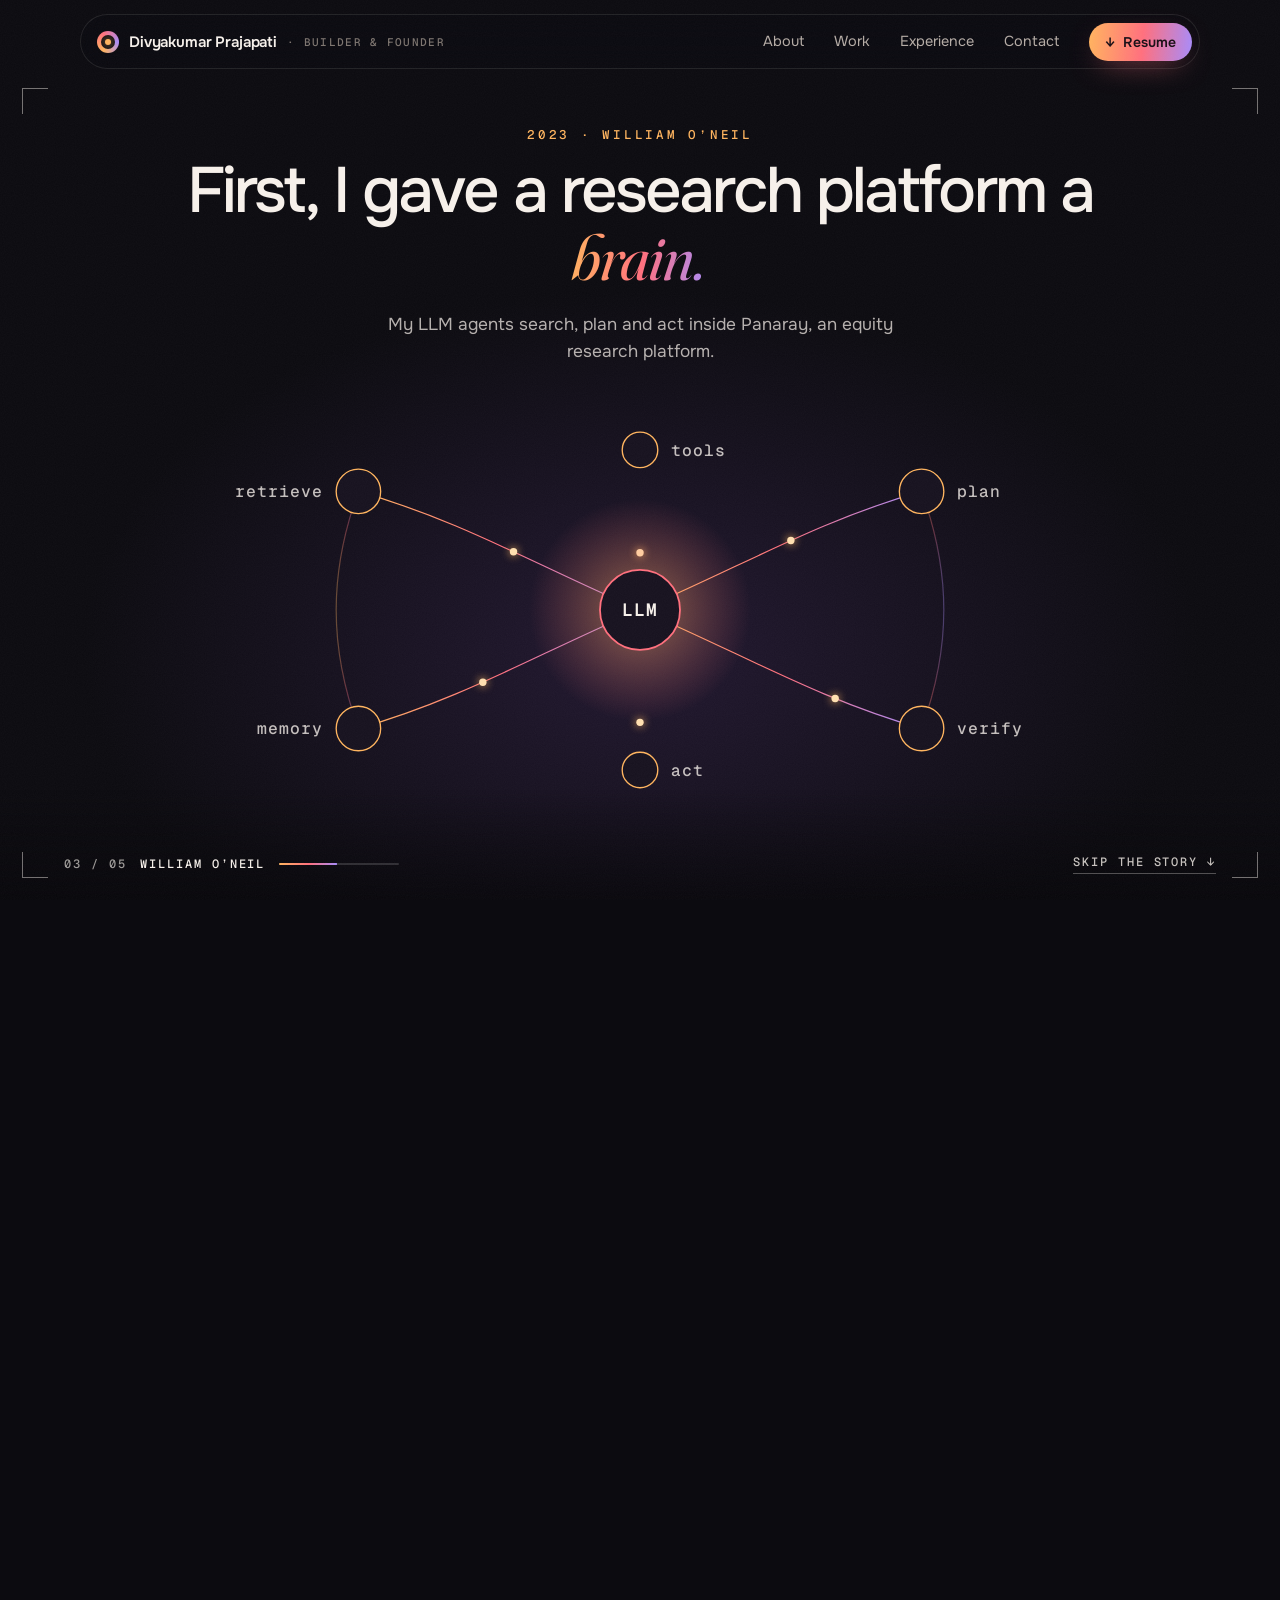
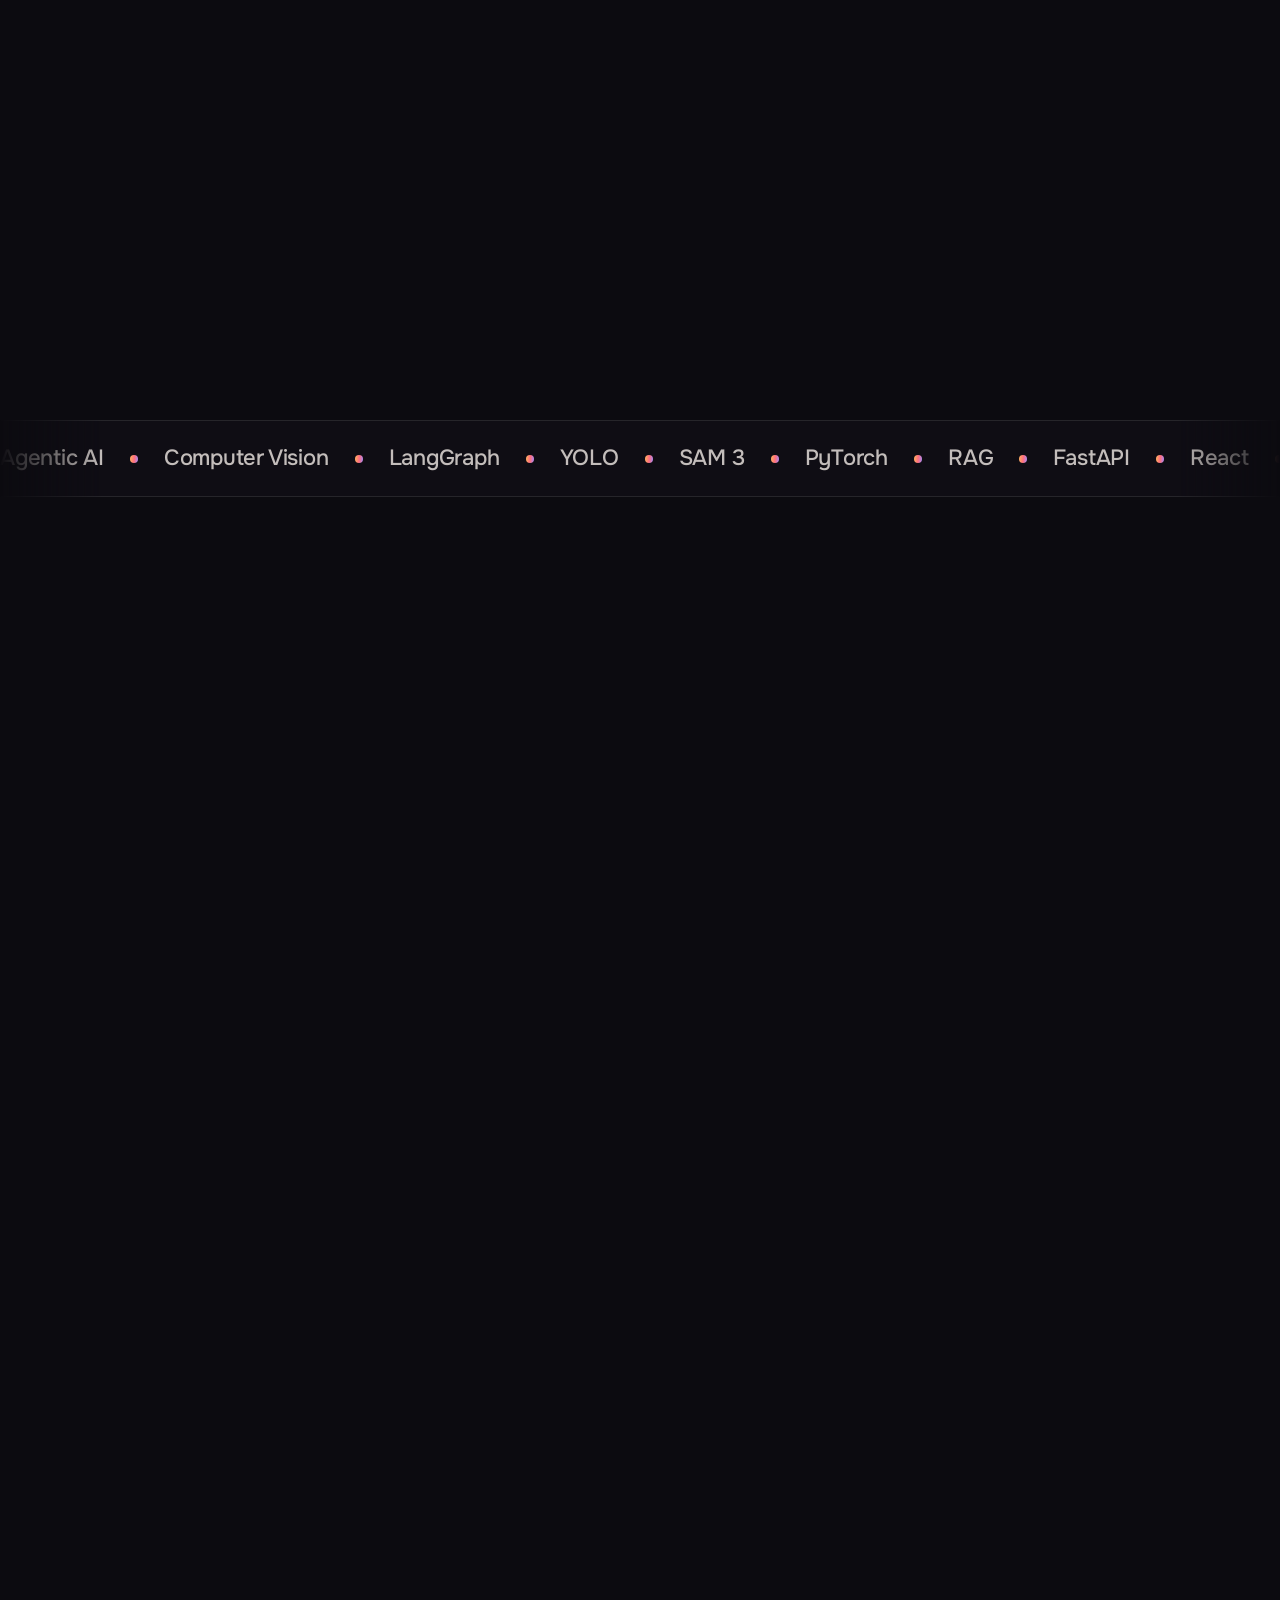
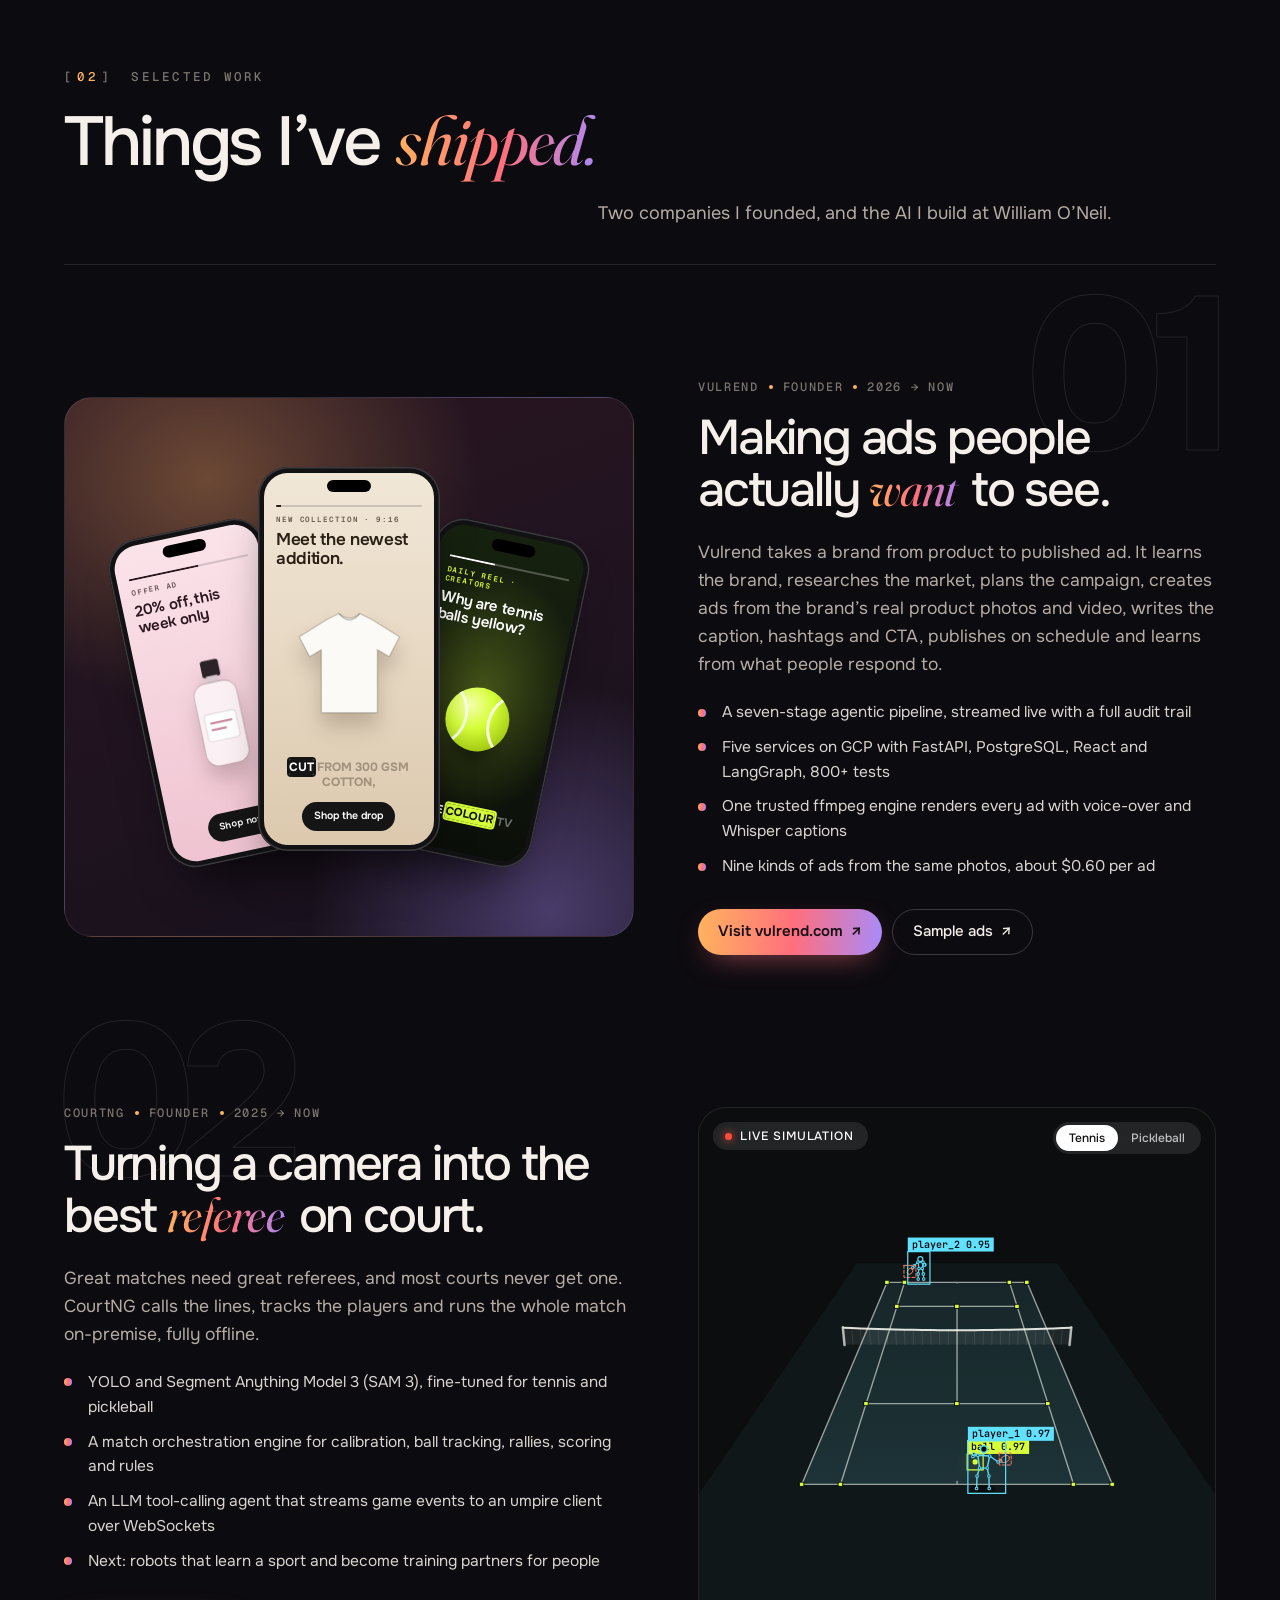
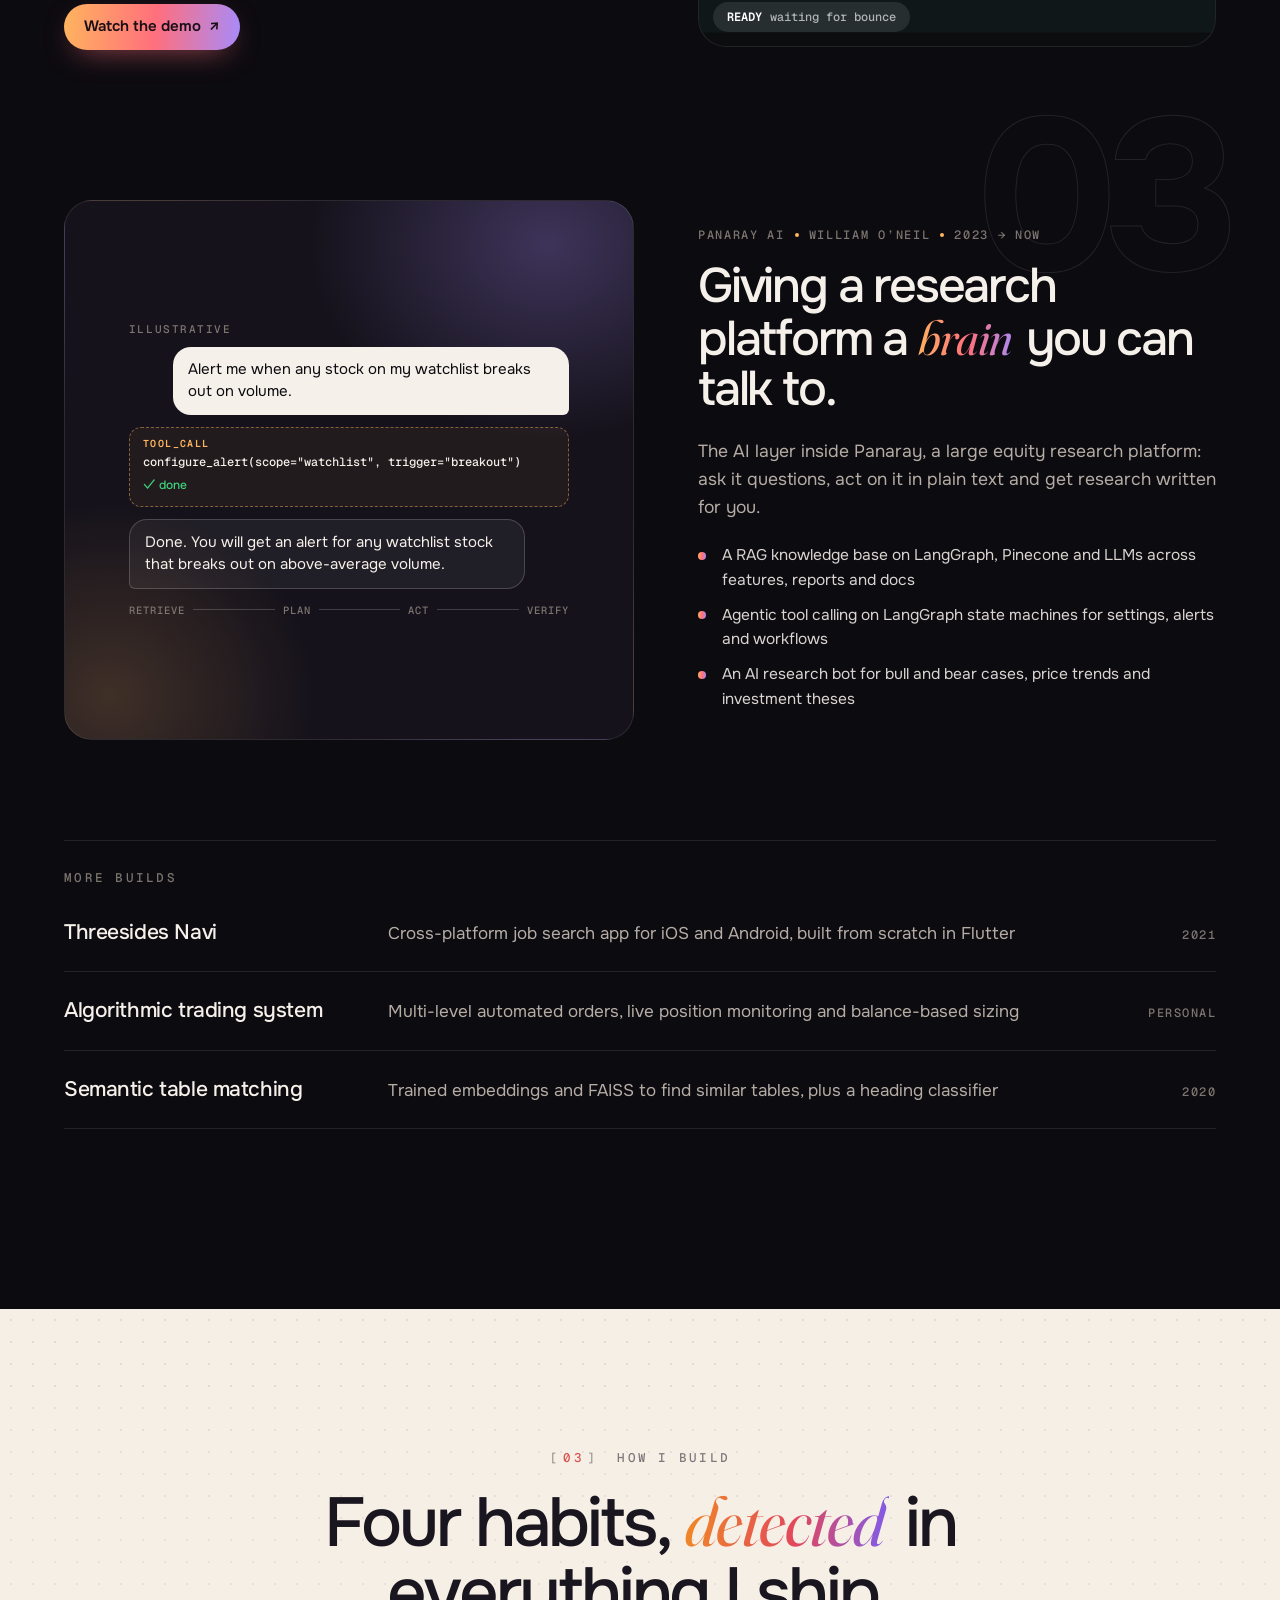
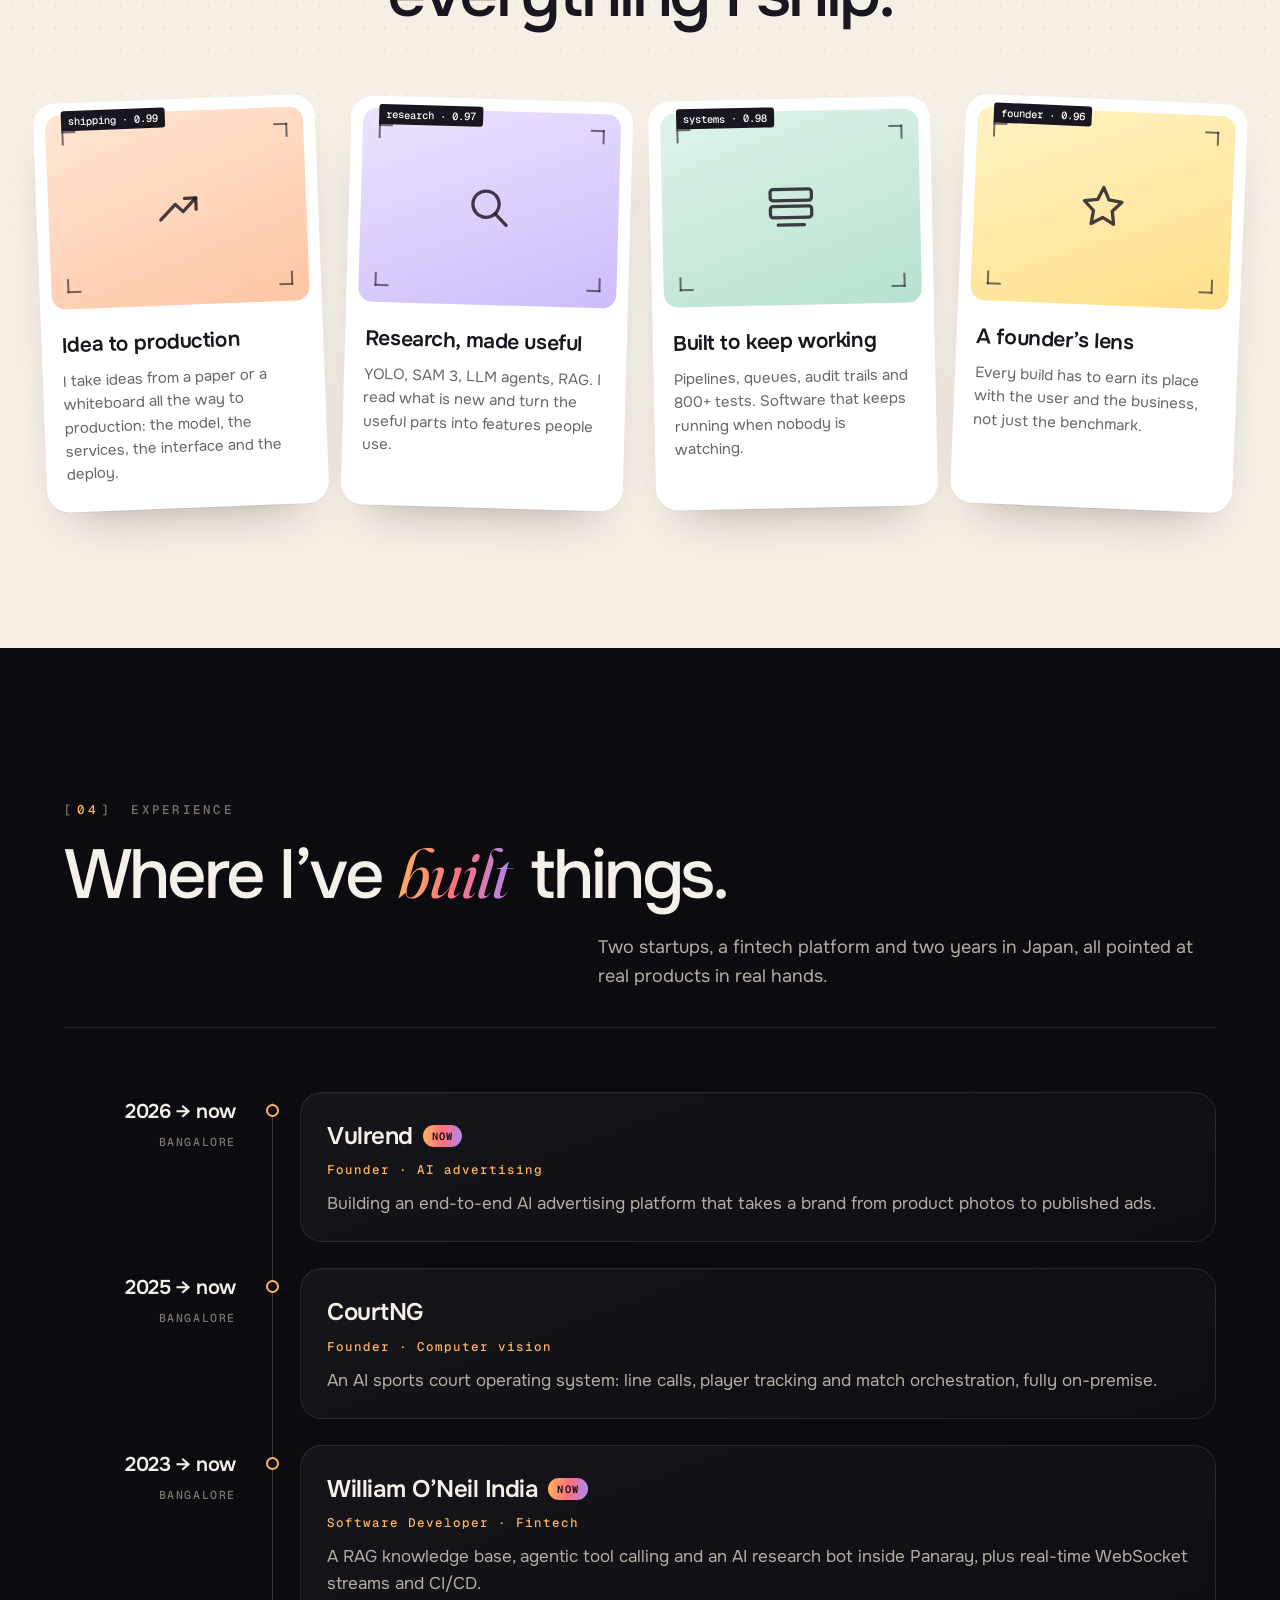
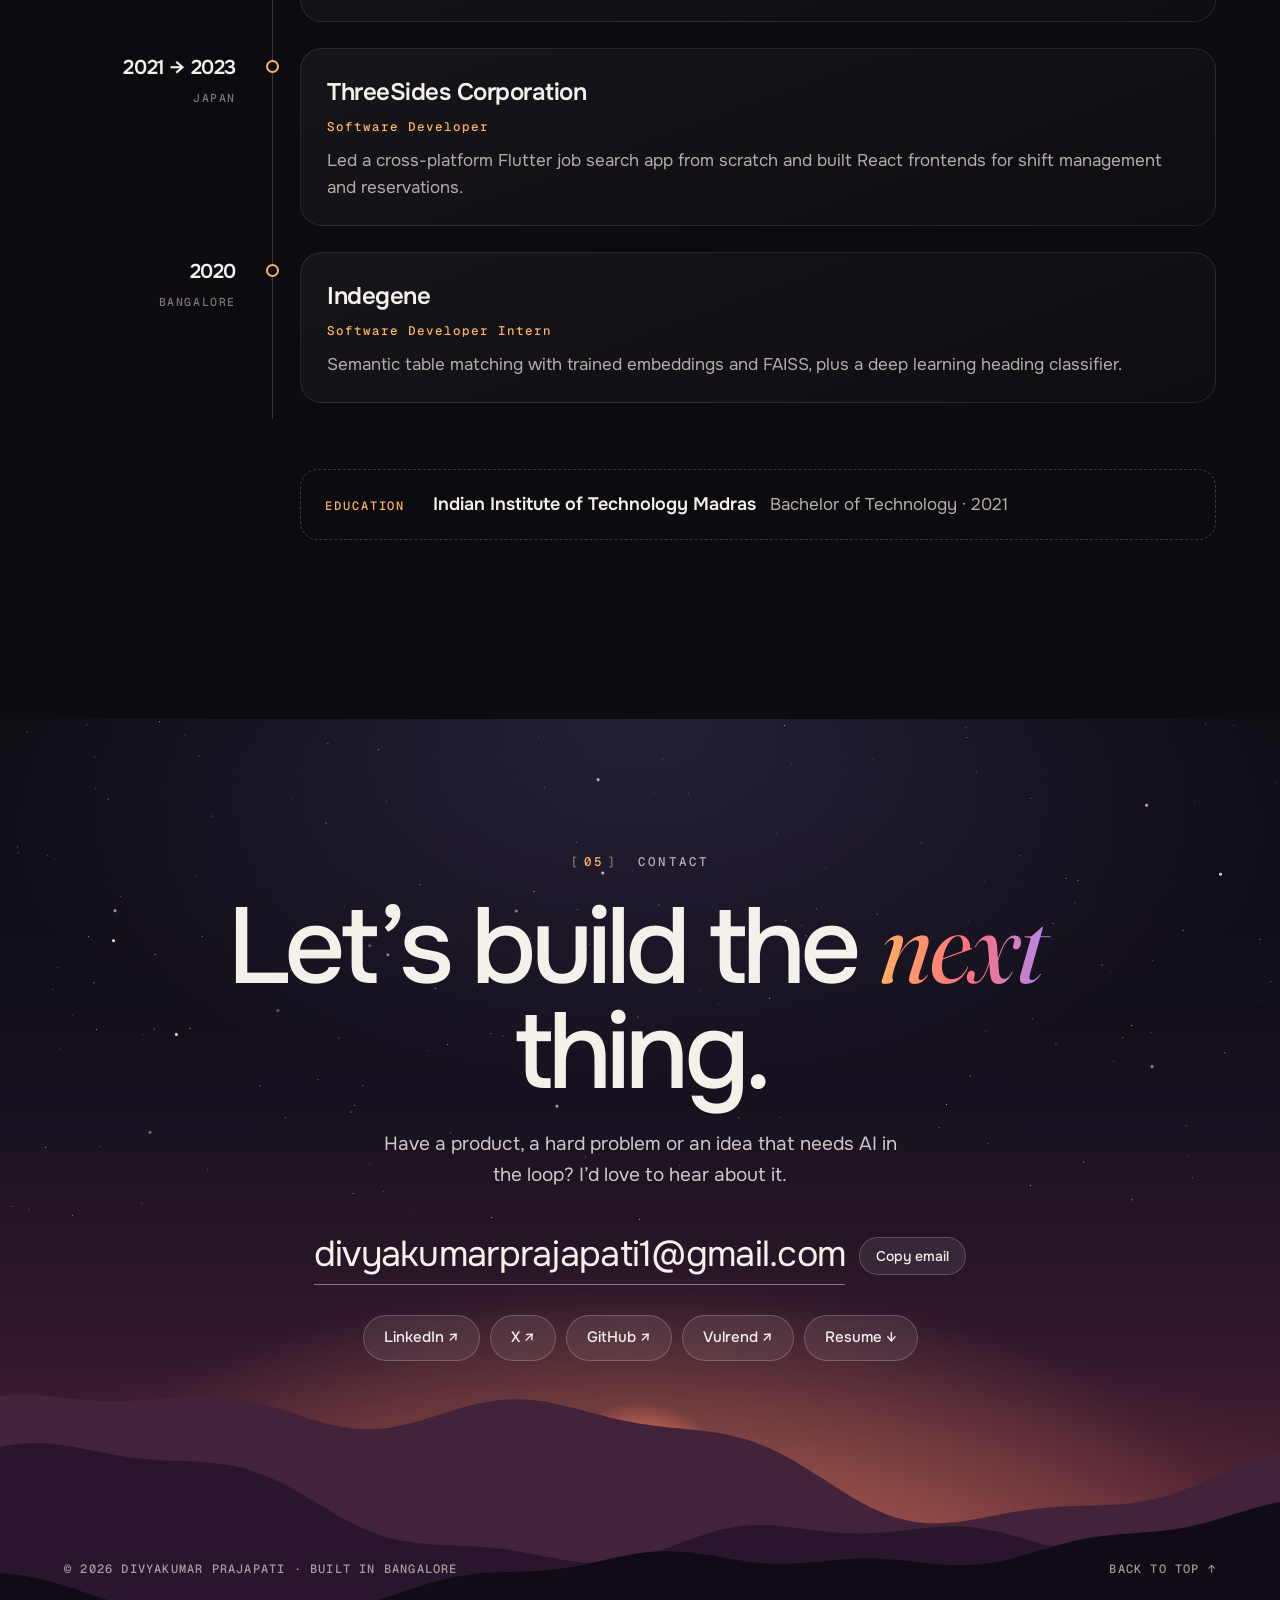
<file: index.html>
<!DOCTYPE html>
<html lang="en">
<head>
  <meta charset="utf-8">
  <meta name="viewport" content="width=device-width, initial-scale=1">
  <title>Divyakumar Prajapati · Builder &amp; Founder</title>
  <meta name="description" content="Divyakumar Prajapati, builder and founder from IIT Madras. Founder of Vulrend, an AI advertising platform, and CourtNG, an AI sports court operating system. Turning AI research into real products.">
  <meta name="theme-color" content="#0c0b10">
  <meta property="og:type" content="website">
  <meta property="og:title" content="Divyakumar Prajapati · Builder &amp; Founder">
  <meta property="og:description" content="I turn research into products people actually use. Founder of Vulrend and CourtNG, IIT Madras alum.">
  <meta property="og:url" content="https://divyakumarprajapati.github.io/">
  <meta property="og:image" content="https://divyakumarprajapati.github.io/assets/og.png">
  <meta property="og:image:width" content="1200">
  <meta property="og:image:height" content="630">
  <link rel="canonical" href="https://divyakumarprajapati.github.io/">
  <meta name="twitter:card" content="summary_large_image">
  <meta name="twitter:creator" content="@divyakumar_p">
  <link rel="icon" href="favicon.ico" sizes="48x48">
  <link rel="icon" href="assets/favicon-32.png" type="image/png" sizes="32x32">
  <link rel="icon" href="assets/favicon-192.png" type="image/png" sizes="192x192">
  <link rel="apple-touch-icon" href="assets/apple-touch-icon.png">
  <link rel="preconnect" href="https://fonts.googleapis.com">
  <link rel="preconnect" href="https://fonts.gstatic.com" crossorigin>
  <link href="https://fonts.googleapis.com/css2?family=Fraunces:ital,opsz,wght@1,9..144,300..500&family=Geist+Mono:wght@400;500&family=JetBrains+Mono:wght@500;600;700&family=Onest:wght@300..700&display=swap" rel="stylesheet">
  <link rel="stylesheet" href="styles.css?v=2026-09-25.2">
  <script>
    document.documentElement.classList.add("js");
    if (matchMedia("(prefers-reduced-motion: reduce)").matches) document.documentElement.classList.add("reduce");
  </script>
  <script type="application/ld+json">
  {
    "@context": "https://schema.org",
    "@type": "Person",
    "name": "Divyakumar Prajapati",
    "jobTitle": "Builder and Founder",
    "worksFor": { "@type": "Organization", "name": "Vulrend", "url": "https://vulrend.com" },
    "alumniOf": "Indian Institute of Technology Madras",
    "url": "https://divyakumarprajapati.github.io/",
    "image": "https://divyakumarprajapati.github.io/assets/portrait.webp",
    "email": "mailto:divyakumarprajapati1@gmail.com",
    "sameAs": [
      "https://www.linkedin.com/in/divyakumar-prajapati-1740511a2/",
      "https://x.com/divyakumar_p",
      "https://github.com/divyakumarprajapati"
    ]
  }
  </script>
</head>
<body>
  <a class="skip" href="#about">Skip to content</a>

  <!-- ═════════ Navigation ═════════ -->
  <header class="nav" data-nav>
    <a class="nav__brand" href="#top" aria-label="Divyakumar Prajapati, back to top">
      <span class="lens" aria-hidden="true"></span>
      <span class="nav__name">Divyakumar Prajapati</span>
      <span class="nav__role">· Builder &amp; founder</span>
    </a>
    <nav class="nav__links" aria-label="Sections">
      <a href="#about">About</a>
      <a href="#work">Work</a>
      <a href="#experience">Experience</a>
      <a href="#contact">Contact</a>
    </nav>
    <a class="pill pill--accent pill--sm" href="assets/Divyakumar_Prajapati_Resume.pdf" download><span aria-hidden="true">↓</span> Resume</a>
  </header>

  <main>
    <!-- ═════════ Intro: a short story, told by zooming through a lens ═════════ -->
    <section class="intro" id="top" data-intro aria-label="Introduction">
      <div class="intro__stage">

        <div class="scene scene--dusk" data-scene="Hello">
          <div class="scene__bg" data-scene-bg>
            <div class="sky" aria-hidden="true">
              <i class="stars" data-stars></i>
              <i class="sun"></i>
              <svg class="hills" viewBox="0 0 1600 420" preserveAspectRatio="none">
                <path class="hills__far" d="M0 420 L0 171.9 Q0 171.9 8 171.3 Q16 170.7 24 170.6 Q32 170.6 40 170.9 Q48 171.3 56 172.0 Q64 172.6 72 173.4 Q80 174.2 88 175.0 Q96 175.8 104 176.4 Q112 177.0 120 177.4 Q128 177.9 136 178.0 Q144 178.2 152 178.0 Q160 177.9 168 177.5 Q176 177.1 184 176.5 Q192 176.0 200 175.3 Q208 174.7 216 174.1 Q224 173.5 232 173.0 Q240 172.6 248 172.4 Q256 172.3 264 172.5 Q272 172.7 280 173.3 Q288 174.0 296 175.1 Q304 176.2 312 177.7 Q320 179.2 328 181.1 Q336 183.0 344 185.2 Q352 187.4 360 189.7 Q368 192.0 376 194.3 Q384 196.6 392 198.8 Q400 200.9 408 202.7 Q416 204.5 424 205.9 Q432 207.2 440 208.0 Q448 208.8 456 209.0 Q464 209.1 472 208.7 Q480 208.2 488 207.1 Q496 206.1 504 204.5 Q512 202.9 520 200.9 Q528 199.0 536 196.8 Q544 194.5 552 192.3 Q560 190.0 568 187.8 Q576 185.6 584 183.7 Q592 181.7 600 180.2 Q608 178.7 616 177.7 Q624 176.6 632 176.2 Q640 175.7 648 175.8 Q656 176.0 664 176.6 Q672 177.3 680 178.4 Q688 179.6 696 181.1 Q704 182.6 712 184.4 Q720 186.2 728 188.0 Q736 189.9 744 191.8 Q752 193.7 760 195.5 Q768 197.2 776 198.8 Q784 200.3 792 201.6 Q800 203.0 808 204.0 Q816 205.1 824 205.9 Q832 206.8 840 207.5 Q848 208.2 856 208.8 Q864 209.5 872 210.3 Q880 211.0 888 212.0 Q896 213.0 904 214.3 Q912 215.6 920 217.4 Q928 219.2 936 221.4 Q944 223.7 952 226.6 Q960 229.4 968 232.8 Q976 236.2 984 240.1 Q992 244.0 1000 248.3 Q1008 252.6 1016 257.1 Q1024 261.6 1032 266.2 Q1040 270.8 1048 275.3 Q1056 279.9 1064 284.1 Q1072 288.3 1080 292.1 Q1088 295.9 1096 299.2 Q1104 302.4 1112 304.9 Q1120 307.5 1128 309.3 Q1136 311.1 1144 312.1 Q1152 313.2 1160 313.5 Q1168 313.9 1176 313.6 Q1184 313.4 1192 312.6 Q1200 311.9 1208 310.7 Q1216 309.6 1224 308.3 Q1232 306.9 1240 305.5 Q1248 304.1 1256 302.8 Q1264 301.4 1272 300.3 Q1280 299.1 1288 298.2 Q1296 297.2 1304 296.6 Q1312 295.9 1320 295.4 Q1328 295.0 1336 294.7 Q1344 294.5 1352 294.3 Q1360 294.1 1368 293.9 Q1376 293.8 1384 293.4 Q1392 293.1 1400 292.5 Q1408 291.9 1416 291.0 Q1424 290.0 1432 288.7 Q1440 287.3 1448 285.5 Q1456 283.6 1464 281.4 Q1472 279.1 1480 276.4 Q1488 273.7 1496 270.7 Q1504 267.7 1512 264.5 Q1520 261.3 1528 258.1 Q1536 254.9 1544 251.8 Q1552 248.7 1560 245.9 Q1568 243.1 1576 240.7 Q1584 238.3 1592 236.5 L1600 234.7 L1600 420 Z"/>
                <path class="hills__mid" d="M0 420 L0 229.2 Q0 229.2 8 227.8 Q16 226.4 24 225.6 Q32 224.8 40 224.6 Q48 224.5 56 224.8 Q64 225.2 72 226.0 Q80 226.9 88 228.1 Q96 229.3 104 230.7 Q112 232.1 120 233.5 Q128 235.0 136 236.3 Q144 237.7 152 238.8 Q160 240.0 168 240.9 Q176 241.8 184 242.5 Q192 243.1 200 243.5 Q208 243.9 216 244.2 Q224 244.4 232 244.7 Q240 244.9 248 245.3 Q256 245.6 264 246.3 Q272 246.9 280 248.0 Q288 249.0 296 250.6 Q304 252.2 312 254.4 Q320 256.6 328 259.4 Q336 262.1 344 265.5 Q352 268.8 360 272.6 Q368 276.5 376 280.6 Q384 284.7 392 289.0 Q400 293.3 408 297.5 Q416 301.8 424 305.8 Q432 309.8 440 313.4 Q448 317.0 456 320.1 Q464 323.2 472 325.7 Q480 328.3 488 330.2 Q496 332.1 504 333.4 Q512 334.8 520 335.6 Q528 336.5 536 337.0 Q544 337.5 552 337.8 Q560 338.0 568 338.3 Q576 338.5 584 338.8 Q592 339.1 600 339.6 Q608 340.1 616 340.8 Q624 341.6 632 342.6 Q640 343.6 648 344.8 Q656 346.1 664 347.5 Q672 348.8 680 350.3 Q688 351.7 696 353.0 Q704 354.3 712 355.3 Q720 356.3 728 356.9 Q736 357.5 744 357.6 Q752 357.7 760 357.2 Q768 356.7 776 355.6 Q784 354.5 792 352.8 Q800 351.1 808 348.9 Q816 346.8 824 344.3 Q832 341.7 840 339.1 Q848 336.4 856 333.7 Q864 331.1 872 328.6 Q880 326.2 888 324.1 Q896 322.0 904 320.3 Q912 318.7 920 317.7 Q928 316.6 936 316.1 Q944 315.6 952 315.6 Q960 315.7 968 316.1 Q976 316.6 984 317.4 Q992 318.2 1000 319.1 Q1008 320.1 1016 321.1 Q1024 322.0 1032 322.8 Q1040 323.6 1048 324.2 Q1056 324.7 1064 325.0 Q1072 325.2 1080 325.0 Q1088 324.9 1096 324.4 Q1104 324.0 1112 323.3 Q1120 322.6 1128 321.7 Q1136 320.9 1144 320.0 Q1152 319.2 1160 318.5 Q1168 317.9 1176 317.5 Q1184 317.1 1192 317.1 Q1200 317.1 1208 317.6 Q1216 318.1 1224 319.1 Q1232 320.1 1240 321.6 Q1248 323.0 1256 324.8 Q1264 326.6 1272 328.7 Q1280 330.7 1288 332.8 Q1296 335.0 1304 336.9 Q1312 338.9 1320 340.6 Q1328 342.3 1336 343.5 Q1344 344.7 1352 345.4 Q1360 346.0 1368 346.0 Q1376 346.0 1384 345.3 Q1392 344.6 1400 343.3 Q1408 342.0 1416 340.2 Q1424 338.4 1432 336.1 Q1440 333.9 1448 331.4 Q1456 328.9 1464 326.4 Q1472 323.8 1480 321.3 Q1488 318.9 1496 316.6 Q1504 314.3 1512 312.3 Q1520 310.3 1528 308.6 Q1536 306.9 1544 305.5 Q1552 304.1 1560 303.0 Q1568 301.8 1576 300.7 Q1584 299.7 1592 298.6 L1600 297.6 L1600 420 Z"/>
                <path class="hills__near" d="M0 420 L0 369.0 Q0 369.0 8 369.7 Q16 370.3 24 371.3 Q32 372.2 40 373.6 Q48 375.0 56 376.7 Q64 378.5 72 380.6 Q80 382.7 88 385.1 Q96 387.4 104 389.9 Q112 392.3 120 394.6 Q128 397.0 136 399.1 Q144 401.2 152 403.0 Q160 404.7 168 406.0 Q176 407.2 184 408.0 Q192 408.7 200 409.0 Q208 409.2 216 409.1 Q224 408.9 232 408.5 Q240 408.0 248 407.4 Q256 406.8 264 406.3 Q272 405.7 280 405.2 Q288 404.8 296 404.6 Q304 404.3 312 404.4 Q320 404.4 328 404.7 Q336 405.0 344 405.5 Q352 405.9 360 406.4 Q368 406.9 376 407.4 Q384 407.8 392 408.0 Q400 408.1 408 407.9 Q416 407.8 424 407.1 Q432 406.5 440 405.3 Q448 404.2 456 402.5 Q464 400.9 472 398.9 Q480 396.8 488 394.5 Q496 392.2 504 389.8 Q512 387.4 520 385.1 Q528 382.7 536 380.6 Q544 378.4 552 376.6 Q560 374.8 568 373.4 Q576 371.9 584 371.0 Q592 370.0 600 369.3 Q608 368.7 616 368.4 Q624 368.0 632 367.8 Q640 367.6 648 367.5 Q656 367.3 664 366.9 Q672 366.6 680 366.0 Q688 365.5 696 364.6 Q704 363.7 712 362.5 Q720 361.3 728 359.9 Q736 358.4 744 356.8 Q752 355.2 760 353.6 Q768 352.0 776 350.5 Q784 349.0 792 347.8 Q800 346.6 808 345.8 Q816 345.0 824 344.7 Q832 344.4 840 344.6 Q848 344.8 856 345.4 Q864 346.1 872 347.1 Q880 348.1 888 349.3 Q896 350.5 904 351.8 Q912 353.1 920 354.3 Q928 355.5 936 356.4 Q944 357.3 952 357.9 Q960 358.5 968 358.7 Q976 358.9 984 358.7 Q992 358.6 1000 358.1 Q1008 357.6 1016 356.9 Q1024 356.3 1032 355.5 Q1040 354.8 1048 354.2 Q1056 353.6 1064 353.1 Q1072 352.7 1080 352.6 Q1088 352.5 1096 352.7 Q1104 352.9 1112 353.5 Q1120 354.0 1128 354.8 Q1136 355.5 1144 356.4 Q1152 357.3 1160 358.1 Q1168 358.9 1176 359.5 Q1184 360.1 1192 360.4 Q1200 360.6 1208 360.4 Q1216 360.2 1224 359.5 Q1232 358.8 1240 357.6 Q1248 356.4 1256 354.7 Q1264 353.1 1272 351.1 Q1280 349.1 1288 347.0 Q1296 344.8 1304 342.7 Q1312 340.5 1320 338.5 Q1328 336.4 1336 334.7 Q1344 332.9 1352 331.5 Q1360 330.0 1368 328.9 Q1376 327.9 1384 327.1 Q1392 326.3 1400 325.8 Q1408 325.2 1416 324.7 Q1424 324.3 1432 323.7 Q1440 323.2 1448 322.5 Q1456 321.8 1464 320.8 Q1472 319.8 1480 318.5 Q1488 317.1 1496 315.4 Q1504 313.7 1512 311.7 Q1520 309.7 1528 307.5 Q1536 305.3 1544 303.1 Q1552 300.8 1560 298.7 Q1568 296.6 1576 294.7 Q1584 292.9 1592 291.5 L1600 290.0 L1600 420 Z"/>
              </svg>
            </div>
          </div>
          <div class="scene__text scene__text--hello" data-scene-text>
            <div>
              <div class="hero__lens" data-hero-lens><img src="assets/portrait.webp" alt="Divyakumar Prajapati" width="640" height="640" fetchpriority="high"></div>
              <h1 class="hero">Hi, I’m <em>Divyakumar.</em></h1>
              <p class="hero__line">I turn research into products people actually use.</p>
              <p class="hero__meta">Builder &amp; founder <i></i> IIT Madras <i></i> Bangalore</p>
              <a class="cue" href="#about" data-scroll-cue>Scroll for my story <span class="cue__arrow" aria-hidden="true"></span></a>
            </div>
          </div>
        </div>

        <div class="scene scene--journey" data-scene="The story" aria-hidden="true">
          <div class="scene__bg" data-scene-bg>
            <i class="stars" data-stars></i>
            <i class="milkyway"></i>
            <div class="scene__stage">
              <div class="journey">
                <svg class="journey__lines" aria-hidden="true">
                  <path class="journey__track"/>
                  <path class="journey__path"/>
                </svg>
                <ol class="journey__stars">
                  <li class="jstar" style="--x:6; --y:64; --at:0"><i class="jstar__dot"></i><span class="jstar__label"><small>2020 · ML intern</small>Indegene</span></li>
                  <li class="jstar" style="--x:23; --y:55; --at:.2"><i class="jstar__dot"></i><span class="jstar__label"><small>2021 · B.Tech</small>IIT Madras</span></li>
                  <li class="jstar" style="--x:40; --y:46; --at:.4"><i class="jstar__dot"></i><span class="jstar__label"><small>2021 · Flutter apps</small>ThreeSides, Japan</span></li>
                  <li class="jstar" style="--x:57; --y:37; --at:.6"><i class="jstar__dot"></i><span class="jstar__label"><small>2023 · AI agents</small>William O’Neil</span></li>
                  <li class="jstar" style="--x:74; --y:28; --at:.8"><i class="jstar__dot"></i><span class="jstar__label"><small>2025 · Computer vision</small>CourtNG</span></li>
                  <li class="jstar jstar--now" style="--x:91; --y:19; --at:1"><i class="jstar__dot"></i><span class="jstar__label"><small>Now · Founder</small>Vulrend</span></li>
                </ol>
              </div>
            </div>
          </div>
          <div class="scene__text" data-scene-text>
            <div>
              <p class="scene__label">The story so far</p>
              <p class="scene__line">Five years of <em>building</em> things people use.</p>
              <p class="scene__sub">Apps for a team in Japan, AI agents for fintech, computer vision and two startups of my own. Here are the builds I’m proudest of.</p>
            </div>
          </div>
        </div>

        <div class="scene scene--agents" data-scene="William O’Neil" aria-hidden="true">
          <div class="scene__bg" data-scene-bg>
            <div class="scene__stage">
              <svg class="graph graph--wide" viewBox="0 0 1600 600" aria-hidden="true">
                <defs>
                  <radialGradient id="glowW"><stop offset="0" stop-color="#ffb45e" stop-opacity=".5"/><stop offset="1" stop-color="#ff6f7d" stop-opacity="0"/></radialGradient>
                  <linearGradient id="edgeW" x1="0" x2="1"><stop offset="0" stop-color="#ffb45e"/><stop offset=".5" stop-color="#ff6f7d"/><stop offset="1" stop-color="#a78bfa"/></linearGradient>
                </defs>
                <g class="graph__edges" stroke="url(#edgeW)">
                  <path id="w1" d="M800 300 C 660 240 560 180 420 140"/>
                  <path id="w2" d="M800 300 C 940 240 1040 180 1180 140"/>
                  <path id="w3" d="M800 300 C 660 360 560 420 420 460"/>
                  <path id="w4" d="M800 300 C 940 360 1040 420 1180 460"/>
                  <path id="w5" d="M800 300 C 800 220 800 150 800 84"/>
                  <path id="w6" d="M800 300 C 800 380 800 450 800 516"/>
                  <path class="faint" d="M420 140 C 380 250 380 350 420 460"/>
                  <path class="faint" d="M1180 140 C 1220 250 1220 350 1180 460"/>
                </g>
                <g class="graph__pulses">
                  <circle r="5"><animateMotion dur="2.6s" repeatCount="indefinite"><mpath href="#w1"/></animateMotion></circle>
                  <circle r="5"><animateMotion dur="3.1s" repeatCount="indefinite" begin="-1s"><mpath href="#w2"/></animateMotion></circle>
                  <circle r="5"><animateMotion dur="2.8s" repeatCount="indefinite" begin="-.6s"><mpath href="#w3"/></animateMotion></circle>
                  <circle r="5"><animateMotion dur="3.4s" repeatCount="indefinite" begin="-2s"><mpath href="#w4"/></animateMotion></circle>
                  <circle r="5"><animateMotion dur="2.2s" repeatCount="indefinite" begin="-1.4s"><mpath href="#w5"/></animateMotion></circle>
                  <circle r="5"><animateMotion dur="2.4s" repeatCount="indefinite" begin="-.3s"><mpath href="#w6"/></animateMotion></circle>
                </g>
                <g class="graph__nodes">
                  <g transform="translate(800 300)"><circle r="150" fill="url(#glowW)"/><circle r="54" class="node node--core"/><text y="8" class="core">LLM</text></g>
                  <g transform="translate(420 140)"><circle r="30" class="node"/><text x="-48" y="8" text-anchor="end">retrieve</text></g>
                  <g transform="translate(1180 140)"><circle r="30" class="node"/><text x="48" y="8" text-anchor="start">plan</text></g>
                  <g transform="translate(420 460)"><circle r="30" class="node"/><text x="-48" y="8" text-anchor="end">memory</text></g>
                  <g transform="translate(1180 460)"><circle r="30" class="node"/><text x="48" y="8" text-anchor="start">verify</text></g>
                  <g transform="translate(800 84)"><circle r="24" class="node"/><text x="42" y="8" text-anchor="start">tools</text></g>
                  <g transform="translate(800 516)"><circle r="24" class="node"/><text x="42" y="8" text-anchor="start">act</text></g>
                </g>
              </svg>
              <svg class="graph graph--tall" viewBox="0 0 600 760" aria-hidden="true">
                <defs>
                  <radialGradient id="glowT"><stop offset="0" stop-color="#ffb45e" stop-opacity=".5"/><stop offset="1" stop-color="#ff6f7d" stop-opacity="0"/></radialGradient>
                  <linearGradient id="edgeT" x1="0" x2="1"><stop offset="0" stop-color="#ffb45e"/><stop offset=".5" stop-color="#ff6f7d"/><stop offset="1" stop-color="#a78bfa"/></linearGradient>
                </defs>
                <g class="graph__edges" stroke="url(#edgeT)">
                  <path id="t1" d="M300 380 C 230 300 170 240 120 180"/>
                  <path id="t2" d="M300 380 C 370 300 430 240 480 180"/>
                  <path id="t3" d="M300 380 C 230 460 170 520 120 580"/>
                  <path id="t4" d="M300 380 C 370 460 430 520 480 580"/>
                  <path id="t5" d="M300 380 C 300 280 300 170 300 80"/>
                  <path id="t6" d="M300 380 C 300 480 300 590 300 680"/>
                </g>
                <g class="graph__pulses">
                  <circle r="6"><animateMotion dur="2.6s" repeatCount="indefinite"><mpath href="#t1"/></animateMotion></circle>
                  <circle r="6"><animateMotion dur="3.1s" repeatCount="indefinite" begin="-1s"><mpath href="#t2"/></animateMotion></circle>
                  <circle r="6"><animateMotion dur="2.8s" repeatCount="indefinite" begin="-.6s"><mpath href="#t3"/></animateMotion></circle>
                  <circle r="6"><animateMotion dur="3.4s" repeatCount="indefinite" begin="-2s"><mpath href="#t4"/></animateMotion></circle>
                  <circle r="6"><animateMotion dur="2.2s" repeatCount="indefinite" begin="-1.4s"><mpath href="#t5"/></animateMotion></circle>
                  <circle r="6"><animateMotion dur="2.4s" repeatCount="indefinite" begin="-.3s"><mpath href="#t6"/></animateMotion></circle>
                </g>
                <g class="graph__nodes">
                  <g transform="translate(300 380)"><circle r="140" fill="url(#glowT)"/><circle r="56" class="node node--core"/><text y="9" class="core">LLM</text></g>
                  <g transform="translate(120 180)"><circle r="32" class="node"/><text y="70">retrieve</text></g>
                  <g transform="translate(480 180)"><circle r="32" class="node"/><text y="70">plan</text></g>
                  <g transform="translate(120 580)"><circle r="32" class="node"/><text y="70">memory</text></g>
                  <g transform="translate(480 580)"><circle r="32" class="node"/><text y="70">verify</text></g>
                  <g transform="translate(300 80)"><circle r="26" class="node"/><text x="44" y="9" text-anchor="start">tools</text></g>
                  <g transform="translate(300 680)"><circle r="26" class="node"/><text x="44" y="9" text-anchor="start">act</text></g>
                </g>
              </svg>
            </div>
          </div>
          <div class="scene__text" data-scene-text>
            <div>
              <p class="scene__label">2023 · William O’Neil</p>
              <p class="scene__line">First, I gave a research platform a <em>brain.</em></p>
              <p class="scene__sub">My LLM agents search, plan and act inside Panaray, an equity research platform.</p>
            </div>
          </div>
        </div>

        <div class="scene scene--court" data-scene="CourtNG" aria-hidden="true">
          <div class="scene__bg" data-scene-bg>
            <i class="floodlight floodlight--l"></i><i class="floodlight floodlight--r"></i>
            <div class="scene__stage">
              <figure class="scene__court" data-feed data-idle="1" data-pad="0.1 0.05 0.03 0.05">
                <div class="scene__court-screen" data-screen><canvas data-court></canvas></div>
              </figure>
            </div>
          </div>
          <div class="scene__text" data-scene-text>
            <div>
              <p class="scene__label">2025 · CourtNG</p>
              <p class="scene__line">Then I taught a camera to <em>referee.</em></p>
              <p class="scene__sub">It calls the lines, tracks every player and runs the whole match, fully on-premise.</p>
            </div>
          </div>
        </div>

        <div class="scene scene--ads" data-scene="Vulrend" aria-hidden="true">
          <div class="scene__bg" data-scene-bg>
            <div class="scene__stage"><div class="adwall" data-adwall></div></div>
          </div>
          <div class="scene__text" data-scene-text>
            <div>
              <p class="scene__label">2026 · Vulrend</p>
              <p class="scene__line">Now I’m building ads people actually <em>want</em> to see.</p>
              <p class="scene__sub">Vulrend takes a brand from product photos to published ads, end to end. It’s what I build every day.</p>
            </div>
          </div>
        </div>

        <i class="intro__ring" data-ring aria-hidden="true"></i>
        <i class="vf vf--tl" aria-hidden="true"></i><i class="vf vf--tr" aria-hidden="true"></i>
        <i class="vf vf--bl" aria-hidden="true"></i><i class="vf vf--br" aria-hidden="true"></i>
        <div class="intro__hud">
          <span class="intro__count" aria-hidden="true"><span data-hud-count>01 / 05</span><b data-hud-name>Hello</b><span class="intro__bar"><i data-hud-bar></i></span></span>
          <a class="skipstory" href="#about">Skip the story ↓</a>
        </div>
      </div>
    </section>

    <!-- ═════════ Marquee ═════════ -->
    <div class="marquee" aria-hidden="true">
      <div class="marquee__track">
        <span>Agentic AI</span><span>Computer Vision</span><span>LangGraph</span><span>YOLO</span><span>SAM 3</span><span>PyTorch</span><span>RAG</span><span>FastAPI</span><span>React</span><span>PostgreSQL</span><span>Flutter</span><span>GCP</span>
        <span>Agentic AI</span><span>Computer Vision</span><span>LangGraph</span><span>YOLO</span><span>SAM 3</span><span>PyTorch</span><span>RAG</span><span>FastAPI</span><span>React</span><span>PostgreSQL</span><span>Flutter</span><span>GCP</span>
      </div>
    </div>

    <!-- ═════════ About ═════════ -->
    <section class="section" id="about" aria-labelledby="about-title">
      <header class="shead" data-reveal>
        <p class="shead__label"><b>01</b> About</p>
        <h2 id="about-title">The person behind <em>the builds.</em></h2>
        <p class="shead__aside">A builder who likes the whole journey, from the research paper to the product in someone’s hands.</p>
      </header>

      <div class="about">
        <figure class="shot" data-reveal>
          <div class="shot__frame">
            <img src="assets/portrait.webp" alt="Portrait of Divyakumar Prajapati" width="640" height="640" loading="lazy">
            <span class="shot__tag" aria-hidden="true">builder · 0.99</span>
            <i class="shot__c shot__c--tl"></i><i class="shot__c shot__c--tr"></i><i class="shot__c shot__c--bl"></i><i class="shot__c shot__c--br"></i>
          </div>
          <figcaption><span><span class="dot" aria-hidden="true"></span><time data-clock>--:--</time> in Bangalore</span><span>BLR · IN</span></figcaption>
        </figure>

        <div class="about__text" data-reveal>
          <p class="about__lead">
            Hi, I’m Divyakumar, a builder and founder. I founded <b>Vulrend</b>, an AI advertising platform, and
            <b>CourtNG</b>, an AI sports court operating system, and I’m obsessed with turning research into real products.
          </p>
          <p>
            I have also spent <span data-years>5+</span> years shipping software: LLM agents inside an equity research
            platform at William O’Neil, and Flutter apps in Japan at ThreeSides. I care about the whole loop: the data,
            the model, the pipeline around it and the product someone actually uses.
          </p>
          <dl class="counts">
            <div><dt>Years shipping</dt><dd data-count="5" data-suffix="+">5+</dd></div>
            <div><dt>Startups founded</dt><dd data-count="2">2</dd></div>
            <div><dt>Tests on Vulrend</dt><dd data-count="800" data-suffix="+">800+</dd></div>
            <div><dt>Ad formats on Vulrend</dt><dd data-count="9">9</dd></div>
          </dl>
          <div class="about__actions">
            <a class="pill pill--accent" href="assets/Divyakumar_Prajapati_Resume.pdf" download>Download resume <span aria-hidden="true">↓</span></a>
            <a class="pill" href="#contact">Get in touch <span aria-hidden="true">→</span></a>
          </div>
        </div>
      </div>
    </section>

    <!-- ═════════ Work ═════════ -->
    <section class="section" id="work" aria-labelledby="work-title">
      <header class="shead" data-reveal>
        <p class="shead__label"><b>02</b> Selected work</p>
        <h2 id="work-title">Things I’ve <em>shipped.</em></h2>
        <p class="shead__aside">Two companies I founded, and the AI I build at William O’Neil.</p>
      </header>

      <!-- Vulrend -->
      <article class="work" data-reveal>
        <span class="work__num" aria-hidden="true">01</span>
        <div class="work__visual work__visual--vulrend" aria-hidden="true">
          <div class="phones">
            <div class="phone phone--l">
              <div class="screen screen--offer">
                <i class="screen__bar"><i style="width: 58%"></i></i>
                <span class="screen__tag">Offer ad</span>
                <span class="screen__title">20% off, this week only</span>
                <svg class="screen__product" viewBox="0 0 60 100">
                  <rect x="22" y="3" width="16" height="15" rx="2.5" fill="#2b2327"/>
                  <rect x="25" y="17" width="10" height="7" fill="#d9c7cf"/>
                  <rect x="11" y="23" width="38" height="73" rx="11" fill="#fbf1f4" stroke="rgba(60,20,40,.18)"/>
                  <rect x="16" y="50" width="28" height="24" rx="3" fill="#fff" stroke="rgba(60,20,40,.12)"/>
                  <path d="M21 58h18M21 64h12" stroke="#c98ea2" stroke-width="2" stroke-linecap="round"/>
                </svg>
                <span class="screen__cta">Shop now</span>
              </div>
            </div>
            <div class="phone phone--c">
              <div class="screen screen--collection" data-reel>
                <i class="screen__bar"><i data-reel-progress></i></i>
                <span class="screen__tag">New collection · 9:16</span>
                <span class="screen__title">Meet the newest addition.</span>
                <svg class="screen__product screen__product--tee" viewBox="0 0 100 92">
                  <path d="M31 8L41 3Q50 11 59 3L69 8L93 23L84 40L74 34V88H26V34L16 40L7 23Z" fill="#fbfaf6" stroke="rgba(40,30,15,.2)" stroke-width="1.2" stroke-linejoin="round"/>
                  <path d="M41 3Q50 14 59 3" fill="none" stroke="rgba(40,30,15,.25)" stroke-width="1.2"/>
                </svg>
                <span class="screen__cap" data-reel-caption></span>
                <span class="screen__cta">Shop the drop</span>
              </div>
            </div>
            <div class="phone phone--r">
              <div class="screen screen--reel">
                <i class="screen__bar"><i style="width: 38%"></i></i>
                <span class="screen__tag">Daily reel · creators</span>
                <span class="screen__title">Why are tennis balls yellow?</span>
                <span class="screen__ball"></span>
                <span class="screen__cap"><span class="on">blame</span> <span class="now">colour</span> <span>TV</span></span>
              </div>
            </div>
          </div>
        </div>
        <div class="work__body">
          <p class="work__meta">Vulrend <i></i> Founder <i></i> 2026 → now</p>
          <h3>Making ads people actually <em>want</em> to see.</h3>
          <p class="work__desc">
            Vulrend takes a brand from product to published ad. It learns the brand, researches the market, plans the
            campaign, creates ads from the brand’s real product photos and video, writes the caption, hashtags and CTA,
            publishes on schedule and learns from what people respond to.
          </p>
          <ul class="work__points">
            <li>A seven-stage agentic pipeline, streamed live with a full audit trail</li>
            <li>Five services on GCP with FastAPI, PostgreSQL, React and LangGraph, 800+ tests</li>
            <li>One trusted ffmpeg engine renders every ad with voice-over and Whisper captions</li>
            <li>Nine kinds of ads from the same photos, about $0.60 per ad</li>
          </ul>
          <div class="work__cta">
            <a class="pill pill--accent" href="https://vulrend.com" target="_blank" rel="noopener">Visit vulrend.com <span aria-hidden="true">↗</span></a>
            <a class="pill" href="https://drive.google.com/drive/folders/1BAq5RheekaDaAnyZbN5QhQQo2NZ7jMpg?usp=sharing" target="_blank" rel="noopener">Sample ads <span aria-hidden="true">↗</span></a>
          </div>
        </div>
      </article>

      <!-- CourtNG -->
      <article class="work work--flip" data-reveal>
        <span class="work__num" aria-hidden="true">02</span>
        <figure class="work__visual work__visual--court" data-feed data-pad="0.15 0.05 0.12 0.05"
                aria-label="Live simulation of the CourtNG computer vision pipeline. Hover the court.">
          <div class="feed__screen" data-screen>
            <canvas class="feed__canvas" data-court aria-hidden="true"></canvas>
            <p class="feed__live"><span class="rec" aria-hidden="true"></span>Live simulation</p>
            <div class="seg" role="group" aria-label="Sport">
              <button type="button" aria-pressed="true" data-sport="tennis">Tennis</button>
              <button type="button" aria-pressed="false" data-sport="pickleball">Pickleball</button>
            </div>
            <p class="feed__call" aria-hidden="true"><b data-call>Ready</b><span data-call-sub>waiting for bounce</span></p>
            <p class="feed__readout" data-readout aria-hidden="true"></p>
          </div>
        </figure>
        <div class="work__body">
          <p class="work__meta">CourtNG <i></i> Founder <i></i> 2025 → now</p>
          <h3>Turning a camera into the best <em>referee</em> on court.</h3>
          <p class="work__desc">
            Great matches need great referees, and most courts never get one. CourtNG calls the lines, tracks the
            players and runs the whole match on-premise, fully offline.
          </p>
          <ul class="work__points">
            <li>YOLO and Segment Anything Model 3 (SAM 3), fine-tuned for tennis and pickleball</li>
            <li>A match orchestration engine for calibration, ball tracking, rallies, scoring and rules</li>
            <li>An LLM tool-calling agent that streams game events to an umpire client over WebSockets</li>
            <li>Next: robots that learn a sport and become training partners for people</li>
          </ul>
          <div class="work__cta">
            <a class="pill pill--accent" href="https://drive.google.com/file/d/1yS-E352BSmvqXqhfl_P4TRuQ9U-gShar/view?usp=sharing" target="_blank" rel="noopener">Watch the demo <span aria-hidden="true">↗</span></a>
          </div>
        </div>
      </article>

      <!-- Panaray -->
      <article class="work" data-reveal>
        <span class="work__num" aria-hidden="true">03</span>
        <div class="work__visual work__visual--chat">
          <div class="chat" role="img" aria-label="Illustration of the assistant configuring an alert through a tool call">
            <p class="chat__note">Illustrative</p>
            <p class="chat__msg chat__msg--user">Alert me when any stock on my watchlist breaks out on volume.</p>
            <p class="chat__tool"><span>tool_call</span><code>configure_alert(scope="watchlist", trigger="breakout")</code><em>✓ done</em></p>
            <p class="chat__msg chat__msg--bot">Done. You will get an alert for any watchlist stock that breaks out on above-average volume.</p>
            <p class="chat__trace"><span>retrieve</span><i></i><span>plan</span><i></i><span>act</span><i></i><span>verify</span></p>
          </div>
        </div>
        <div class="work__body">
          <p class="work__meta">Panaray AI <i></i> William O’Neil <i></i> 2023 → now</p>
          <h3>Giving a research platform a <em>brain</em> you can talk to.</h3>
          <p class="work__desc">
            The AI layer inside Panaray, a large equity research platform: ask it questions, act on it in plain
            text and get research written for you.
          </p>
          <ul class="work__points">
            <li>A RAG knowledge base on LangGraph, Pinecone and LLMs across features, reports and docs</li>
            <li>Agentic tool calling on LangGraph state machines for settings, alerts and workflows</li>
            <li>An AI research bot for bull and bear cases, price trends and investment theses</li>
          </ul>
        </div>
      </article>

      <div class="more" data-reveal>
        <p class="more__title">More builds</p>
        <ul>
          <li><b>Threesides Navi</b><span>Cross-platform job search app for iOS and Android, built from scratch in Flutter</span><em>2021</em></li>
          <li><b>Algorithmic trading system</b><span>Multi-level automated orders, live position monitoring and balance-based sizing</span><em>Personal</em></li>
          <li><b>Semantic table matching</b><span>Trained embeddings and FAISS to find similar tables, plus a heading classifier</span><em>2020</em></li>
        </ul>
      </div>
    </section>

    <!-- ═════════ How I build (light band) ═════════ -->
    <section class="band" aria-labelledby="habits-title">
      <div class="band__inner">
        <header class="shead shead--center" data-reveal>
          <p class="shead__label"><b>03</b> How I build</p>
          <h2 id="habits-title">Four habits, <em>detected</em> in everything I ship.</h2>
        </header>
        <ul class="habits">
          <li class="habit" data-reveal>
            <div class="habit__img habit__img--a">
              <svg viewBox="0 0 64 64" aria-hidden="true"><path d="M14 44L30 28l8 8 14-14" fill="none" stroke="currentColor" stroke-width="3.5" stroke-linecap="round" stroke-linejoin="round"/><path d="M40 22h12v12" fill="none" stroke="currentColor" stroke-width="3.5" stroke-linecap="round" stroke-linejoin="round"/></svg>
              <span class="habit__tag">shipping · 0.99</span>
            </div>
            <h3>Idea to production</h3>
            <p>I take ideas from a paper or a whiteboard all the way to production: the model, the services, the interface and the deploy.</p>
          </li>
          <li class="habit" data-reveal>
            <div class="habit__img habit__img--b">
              <svg viewBox="0 0 64 64" aria-hidden="true"><circle cx="28" cy="28" r="14" fill="none" stroke="currentColor" stroke-width="3.5"/><path d="M38 38l12 12" stroke="currentColor" stroke-width="3.5" stroke-linecap="round"/></svg>
              <span class="habit__tag">research · 0.97</span>
            </div>
            <h3>Research, made useful</h3>
            <p>YOLO, SAM 3, LLM agents, RAG. I read what is new and turn the useful parts into features people use.</p>
          </li>
          <li class="habit" data-reveal>
            <div class="habit__img habit__img--c">
              <svg viewBox="0 0 64 64" aria-hidden="true"><rect x="10" y="12" width="44" height="12" rx="3" fill="none" stroke="currentColor" stroke-width="3.5"/><rect x="10" y="30" width="44" height="12" rx="3" fill="none" stroke="currentColor" stroke-width="3.5"/><path d="M18 50h28" stroke="currentColor" stroke-width="3.5" stroke-linecap="round"/></svg>
              <span class="habit__tag">systems · 0.98</span>
            </div>
            <h3>Built to keep working</h3>
            <p>Pipelines, queues, audit trails and 800+ tests. Software that keeps running when nobody is watching.</p>
          </li>
          <li class="habit" data-reveal>
            <div class="habit__img habit__img--d">
              <svg viewBox="0 0 64 64" aria-hidden="true"><path d="M32 10l6 13 14 2-10 10 2 14-12-7-12 7 2-14-10-10 14-2z" fill="none" stroke="currentColor" stroke-width="3.5" stroke-linejoin="round"/></svg>
              <span class="habit__tag">founder · 0.96</span>
            </div>
            <h3>A founder’s lens</h3>
            <p>Every build has to earn its place with the user and the business, not just the benchmark.</p>
          </li>
        </ul>
      </div>
    </section>

    <!-- ═════════ Experience ═════════ -->
    <section class="section" id="experience" aria-labelledby="exp-title">
      <header class="shead" data-reveal>
        <p class="shead__label"><b>04</b> Experience</p>
        <h2 id="exp-title">Where I’ve <em>built</em> things.</h2>
        <p class="shead__aside">Two startups, a fintech platform and two years in Japan, all pointed at real products in real hands.</p>
      </header>

      <ol class="timeline" data-timeline>
        <i class="timeline__fill" data-timeline-fill aria-hidden="true"></i>
        <li data-reveal>
          <p class="timeline__when">2026 → now<span>Bangalore</span></p>
          <div class="timeline__card"><h3>Vulrend <span class="badge">Now</span></h3><p class="timeline__role">Founder · AI advertising</p>
            <p>Building an end-to-end AI advertising platform that takes a brand from product photos to published ads.</p></div>
        </li>
        <li data-reveal>
          <p class="timeline__when">2025 → now<span>Bangalore</span></p>
          <div class="timeline__card"><h3>CourtNG</h3><p class="timeline__role">Founder · Computer vision</p>
            <p>An AI sports court operating system: line calls, player tracking and match orchestration, fully on-premise.</p></div>
        </li>
        <li data-reveal>
          <p class="timeline__when">2023 → now<span>Bangalore</span></p>
          <div class="timeline__card"><h3>William O’Neil India <span class="badge">Now</span></h3><p class="timeline__role">Software Developer · Fintech</p>
            <p>A RAG knowledge base, agentic tool calling and an AI research bot inside Panaray, plus real-time WebSocket streams and CI/CD.</p></div>
        </li>
        <li data-reveal>
          <p class="timeline__when">2021 → 2023<span>Japan</span></p>
          <div class="timeline__card"><h3>ThreeSides Corporation</h3><p class="timeline__role">Software Developer</p>
            <p>Led a cross-platform Flutter job search app from scratch and built React frontends for shift management and reservations.</p></div>
        </li>
        <li data-reveal>
          <p class="timeline__when">2020<span>Bangalore</span></p>
          <div class="timeline__card"><h3>Indegene</h3><p class="timeline__role">Software Developer Intern</p>
            <p>Semantic table matching with trained embeddings and FAISS, plus a deep learning heading classifier.</p></div>
        </li>
      </ol>

      <div class="edu" data-reveal>
        <p class="edu__k">Education</p>
        <p class="edu__v"><b>Indian Institute of Technology Madras</b><span>Bachelor of Technology · 2021</span></p>
      </div>
    </section>

    <!-- ═════════ Contact: back at dusk ═════════ -->
    <section class="contact" id="contact" aria-labelledby="contact-title">
      <div class="contact__bg sky" aria-hidden="true">
        <i class="stars" data-stars></i>
        <i class="sun"></i>
        <svg class="hills" viewBox="0 0 1600 420" preserveAspectRatio="none">
          <path class="hills__far" d="M0 420 L0 171.9 Q0 171.9 8 171.3 Q16 170.7 24 170.6 Q32 170.6 40 170.9 Q48 171.3 56 172.0 Q64 172.6 72 173.4 Q80 174.2 88 175.0 Q96 175.8 104 176.4 Q112 177.0 120 177.4 Q128 177.9 136 178.0 Q144 178.2 152 178.0 Q160 177.9 168 177.5 Q176 177.1 184 176.5 Q192 176.0 200 175.3 Q208 174.7 216 174.1 Q224 173.5 232 173.0 Q240 172.6 248 172.4 Q256 172.3 264 172.5 Q272 172.7 280 173.3 Q288 174.0 296 175.1 Q304 176.2 312 177.7 Q320 179.2 328 181.1 Q336 183.0 344 185.2 Q352 187.4 360 189.7 Q368 192.0 376 194.3 Q384 196.6 392 198.8 Q400 200.9 408 202.7 Q416 204.5 424 205.9 Q432 207.2 440 208.0 Q448 208.8 456 209.0 Q464 209.1 472 208.7 Q480 208.2 488 207.1 Q496 206.1 504 204.5 Q512 202.9 520 200.9 Q528 199.0 536 196.8 Q544 194.5 552 192.3 Q560 190.0 568 187.8 Q576 185.6 584 183.7 Q592 181.7 600 180.2 Q608 178.7 616 177.7 Q624 176.6 632 176.2 Q640 175.7 648 175.8 Q656 176.0 664 176.6 Q672 177.3 680 178.4 Q688 179.6 696 181.1 Q704 182.6 712 184.4 Q720 186.2 728 188.0 Q736 189.9 744 191.8 Q752 193.7 760 195.5 Q768 197.2 776 198.8 Q784 200.3 792 201.6 Q800 203.0 808 204.0 Q816 205.1 824 205.9 Q832 206.8 840 207.5 Q848 208.2 856 208.8 Q864 209.5 872 210.3 Q880 211.0 888 212.0 Q896 213.0 904 214.3 Q912 215.6 920 217.4 Q928 219.2 936 221.4 Q944 223.7 952 226.6 Q960 229.4 968 232.8 Q976 236.2 984 240.1 Q992 244.0 1000 248.3 Q1008 252.6 1016 257.1 Q1024 261.6 1032 266.2 Q1040 270.8 1048 275.3 Q1056 279.9 1064 284.1 Q1072 288.3 1080 292.1 Q1088 295.9 1096 299.2 Q1104 302.4 1112 304.9 Q1120 307.5 1128 309.3 Q1136 311.1 1144 312.1 Q1152 313.2 1160 313.5 Q1168 313.9 1176 313.6 Q1184 313.4 1192 312.6 Q1200 311.9 1208 310.7 Q1216 309.6 1224 308.3 Q1232 306.9 1240 305.5 Q1248 304.1 1256 302.8 Q1264 301.4 1272 300.3 Q1280 299.1 1288 298.2 Q1296 297.2 1304 296.6 Q1312 295.9 1320 295.4 Q1328 295.0 1336 294.7 Q1344 294.5 1352 294.3 Q1360 294.1 1368 293.9 Q1376 293.8 1384 293.4 Q1392 293.1 1400 292.5 Q1408 291.9 1416 291.0 Q1424 290.0 1432 288.7 Q1440 287.3 1448 285.5 Q1456 283.6 1464 281.4 Q1472 279.1 1480 276.4 Q1488 273.7 1496 270.7 Q1504 267.7 1512 264.5 Q1520 261.3 1528 258.1 Q1536 254.9 1544 251.8 Q1552 248.7 1560 245.9 Q1568 243.1 1576 240.7 Q1584 238.3 1592 236.5 L1600 234.7 L1600 420 Z"/>
          <path class="hills__mid" d="M0 420 L0 229.2 Q0 229.2 8 227.8 Q16 226.4 24 225.6 Q32 224.8 40 224.6 Q48 224.5 56 224.8 Q64 225.2 72 226.0 Q80 226.9 88 228.1 Q96 229.3 104 230.7 Q112 232.1 120 233.5 Q128 235.0 136 236.3 Q144 237.7 152 238.8 Q160 240.0 168 240.9 Q176 241.8 184 242.5 Q192 243.1 200 243.5 Q208 243.9 216 244.2 Q224 244.4 232 244.7 Q240 244.9 248 245.3 Q256 245.6 264 246.3 Q272 246.9 280 248.0 Q288 249.0 296 250.6 Q304 252.2 312 254.4 Q320 256.6 328 259.4 Q336 262.1 344 265.5 Q352 268.8 360 272.6 Q368 276.5 376 280.6 Q384 284.7 392 289.0 Q400 293.3 408 297.5 Q416 301.8 424 305.8 Q432 309.8 440 313.4 Q448 317.0 456 320.1 Q464 323.2 472 325.7 Q480 328.3 488 330.2 Q496 332.1 504 333.4 Q512 334.8 520 335.6 Q528 336.5 536 337.0 Q544 337.5 552 337.8 Q560 338.0 568 338.3 Q576 338.5 584 338.8 Q592 339.1 600 339.6 Q608 340.1 616 340.8 Q624 341.6 632 342.6 Q640 343.6 648 344.8 Q656 346.1 664 347.5 Q672 348.8 680 350.3 Q688 351.7 696 353.0 Q704 354.3 712 355.3 Q720 356.3 728 356.9 Q736 357.5 744 357.6 Q752 357.7 760 357.2 Q768 356.7 776 355.6 Q784 354.5 792 352.8 Q800 351.1 808 348.9 Q816 346.8 824 344.3 Q832 341.7 840 339.1 Q848 336.4 856 333.7 Q864 331.1 872 328.6 Q880 326.2 888 324.1 Q896 322.0 904 320.3 Q912 318.7 920 317.7 Q928 316.6 936 316.1 Q944 315.6 952 315.6 Q960 315.7 968 316.1 Q976 316.6 984 317.4 Q992 318.2 1000 319.1 Q1008 320.1 1016 321.1 Q1024 322.0 1032 322.8 Q1040 323.6 1048 324.2 Q1056 324.7 1064 325.0 Q1072 325.2 1080 325.0 Q1088 324.9 1096 324.4 Q1104 324.0 1112 323.3 Q1120 322.6 1128 321.7 Q1136 320.9 1144 320.0 Q1152 319.2 1160 318.5 Q1168 317.9 1176 317.5 Q1184 317.1 1192 317.1 Q1200 317.1 1208 317.6 Q1216 318.1 1224 319.1 Q1232 320.1 1240 321.6 Q1248 323.0 1256 324.8 Q1264 326.6 1272 328.7 Q1280 330.7 1288 332.8 Q1296 335.0 1304 336.9 Q1312 338.9 1320 340.6 Q1328 342.3 1336 343.5 Q1344 344.7 1352 345.4 Q1360 346.0 1368 346.0 Q1376 346.0 1384 345.3 Q1392 344.6 1400 343.3 Q1408 342.0 1416 340.2 Q1424 338.4 1432 336.1 Q1440 333.9 1448 331.4 Q1456 328.9 1464 326.4 Q1472 323.8 1480 321.3 Q1488 318.9 1496 316.6 Q1504 314.3 1512 312.3 Q1520 310.3 1528 308.6 Q1536 306.9 1544 305.5 Q1552 304.1 1560 303.0 Q1568 301.8 1576 300.7 Q1584 299.7 1592 298.6 L1600 297.6 L1600 420 Z"/>
          <path class="hills__near" d="M0 420 L0 369.0 Q0 369.0 8 369.7 Q16 370.3 24 371.3 Q32 372.2 40 373.6 Q48 375.0 56 376.7 Q64 378.5 72 380.6 Q80 382.7 88 385.1 Q96 387.4 104 389.9 Q112 392.3 120 394.6 Q128 397.0 136 399.1 Q144 401.2 152 403.0 Q160 404.7 168 406.0 Q176 407.2 184 408.0 Q192 408.7 200 409.0 Q208 409.2 216 409.1 Q224 408.9 232 408.5 Q240 408.0 248 407.4 Q256 406.8 264 406.3 Q272 405.7 280 405.2 Q288 404.8 296 404.6 Q304 404.3 312 404.4 Q320 404.4 328 404.7 Q336 405.0 344 405.5 Q352 405.9 360 406.4 Q368 406.9 376 407.4 Q384 407.8 392 408.0 Q400 408.1 408 407.9 Q416 407.8 424 407.1 Q432 406.5 440 405.3 Q448 404.2 456 402.5 Q464 400.9 472 398.9 Q480 396.8 488 394.5 Q496 392.2 504 389.8 Q512 387.4 520 385.1 Q528 382.7 536 380.6 Q544 378.4 552 376.6 Q560 374.8 568 373.4 Q576 371.9 584 371.0 Q592 370.0 600 369.3 Q608 368.7 616 368.4 Q624 368.0 632 367.8 Q640 367.6 648 367.5 Q656 367.3 664 366.9 Q672 366.6 680 366.0 Q688 365.5 696 364.6 Q704 363.7 712 362.5 Q720 361.3 728 359.9 Q736 358.4 744 356.8 Q752 355.2 760 353.6 Q768 352.0 776 350.5 Q784 349.0 792 347.8 Q800 346.6 808 345.8 Q816 345.0 824 344.7 Q832 344.4 840 344.6 Q848 344.8 856 345.4 Q864 346.1 872 347.1 Q880 348.1 888 349.3 Q896 350.5 904 351.8 Q912 353.1 920 354.3 Q928 355.5 936 356.4 Q944 357.3 952 357.9 Q960 358.5 968 358.7 Q976 358.9 984 358.7 Q992 358.6 1000 358.1 Q1008 357.6 1016 356.9 Q1024 356.3 1032 355.5 Q1040 354.8 1048 354.2 Q1056 353.6 1064 353.1 Q1072 352.7 1080 352.6 Q1088 352.5 1096 352.7 Q1104 352.9 1112 353.5 Q1120 354.0 1128 354.8 Q1136 355.5 1144 356.4 Q1152 357.3 1160 358.1 Q1168 358.9 1176 359.5 Q1184 360.1 1192 360.4 Q1200 360.6 1208 360.4 Q1216 360.2 1224 359.5 Q1232 358.8 1240 357.6 Q1248 356.4 1256 354.7 Q1264 353.1 1272 351.1 Q1280 349.1 1288 347.0 Q1296 344.8 1304 342.7 Q1312 340.5 1320 338.5 Q1328 336.4 1336 334.7 Q1344 332.9 1352 331.5 Q1360 330.0 1368 328.9 Q1376 327.9 1384 327.1 Q1392 326.3 1400 325.8 Q1408 325.2 1416 324.7 Q1424 324.3 1432 323.7 Q1440 323.2 1448 322.5 Q1456 321.8 1464 320.8 Q1472 319.8 1480 318.5 Q1488 317.1 1496 315.4 Q1504 313.7 1512 311.7 Q1520 309.7 1528 307.5 Q1536 305.3 1544 303.1 Q1552 300.8 1560 298.7 Q1568 296.6 1576 294.7 Q1584 292.9 1592 291.5 L1600 290.0 L1600 420 Z"/>
        </svg>
      </div>
      <div class="contact__inner" data-reveal>
        <p class="shead__label"><b>05</b> Contact</p>
        <h2 id="contact-title">Let’s build the <em>next</em> thing.</h2>
        <p class="contact__sub">Have a product, a hard problem or an idea that needs AI in the loop? I’d love to hear about it.</p>
        <p class="contact__mail">
          <a href="mailto:divyakumarprajapati1@gmail.com">divyakumarprajapati1@gmail.com</a>
          <button type="button" class="pill pill--glass pill--sm" data-copy="divyakumarprajapati1@gmail.com">Copy email</button>
        </p>
        <ul class="contact__links">
          <li><a class="pill pill--glass" href="https://www.linkedin.com/in/divyakumar-prajapati-1740511a2/" target="_blank" rel="noopener">LinkedIn ↗</a></li>
          <li><a class="pill pill--glass" href="https://x.com/divyakumar_p" target="_blank" rel="noopener">X ↗</a></li>
          <li><a class="pill pill--glass" href="https://github.com/divyakumarprajapati" target="_blank" rel="noopener">GitHub ↗</a></li>
          <li><a class="pill pill--glass" href="https://vulrend.com" target="_blank" rel="noopener">Vulrend ↗</a></li>
          <li><a class="pill pill--glass" href="assets/Divyakumar_Prajapati_Resume.pdf" download>Resume ↓</a></li>
        </ul>
      </div>
      <footer class="footer">
        <span>© <span data-year>2026</span> Divyakumar Prajapati · Built in Bangalore</span>
        <a href="#top">Back to top ↑</a>
      </footer>
    </section>
  </main>

  <script src="js/court.js?v=2026-09-25.2" defer></script>
  <script src="js/main.js?v=2026-09-25.2" defer></script>
</body>
</html>
</file>
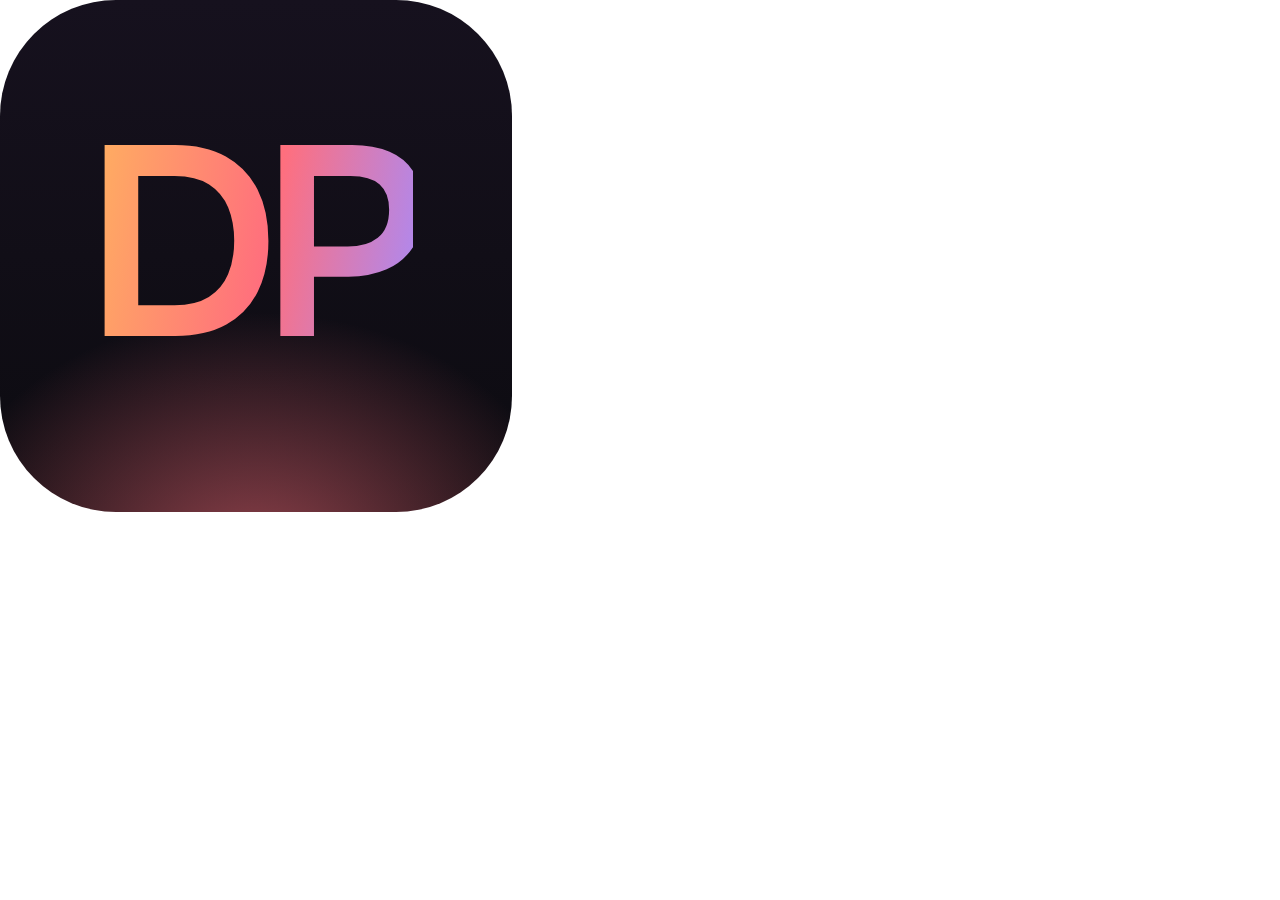
<file: tools/icon.html>
<!DOCTYPE html>
<!-- Source for the browser icons (assets/favicon-*.png, assets/apple-touch-icon.png, favicon.ico). See README. -->
<html lang="en">
<head>
  <meta charset="utf-8">
  <title>Icon source</title>
  <link href="https://fonts.googleapis.com/css2?family=Onest:wght@600&display=swap" rel="stylesheet">
  <style>
    html, body { margin: 0; width: 512px; height: 512px; background: transparent; }
    .icon {
      position: relative;
      display: grid; place-items: center;
      width: 512px; height: 512px;
      overflow: hidden;
      border-radius: 116px;
      background:
        radial-gradient(90% 70% at 50% 110%, rgba(255, 111, 125, 0.55), transparent 70%),
        linear-gradient(180deg, #16111e, #0c0b10);
    }
    .full .icon { border-radius: 0; }
    .icon span {
      font: 600 270px/1 "Onest", sans-serif;
      letter-spacing: -0.075em;
      transform: translate(-8px, -10px);
      background: linear-gradient(100deg, #ffb45e 0%, #ff6f7d 55%, #a78bfa 100%);
      -webkit-background-clip: text; background-clip: text; color: transparent;
    }
  </style>
</head>
<body>
  <div class="icon"><span>DP</span></div>
  <script>if (location.hash === '#full') document.body.classList.add('full');</script>
</body>
</html>
</file>
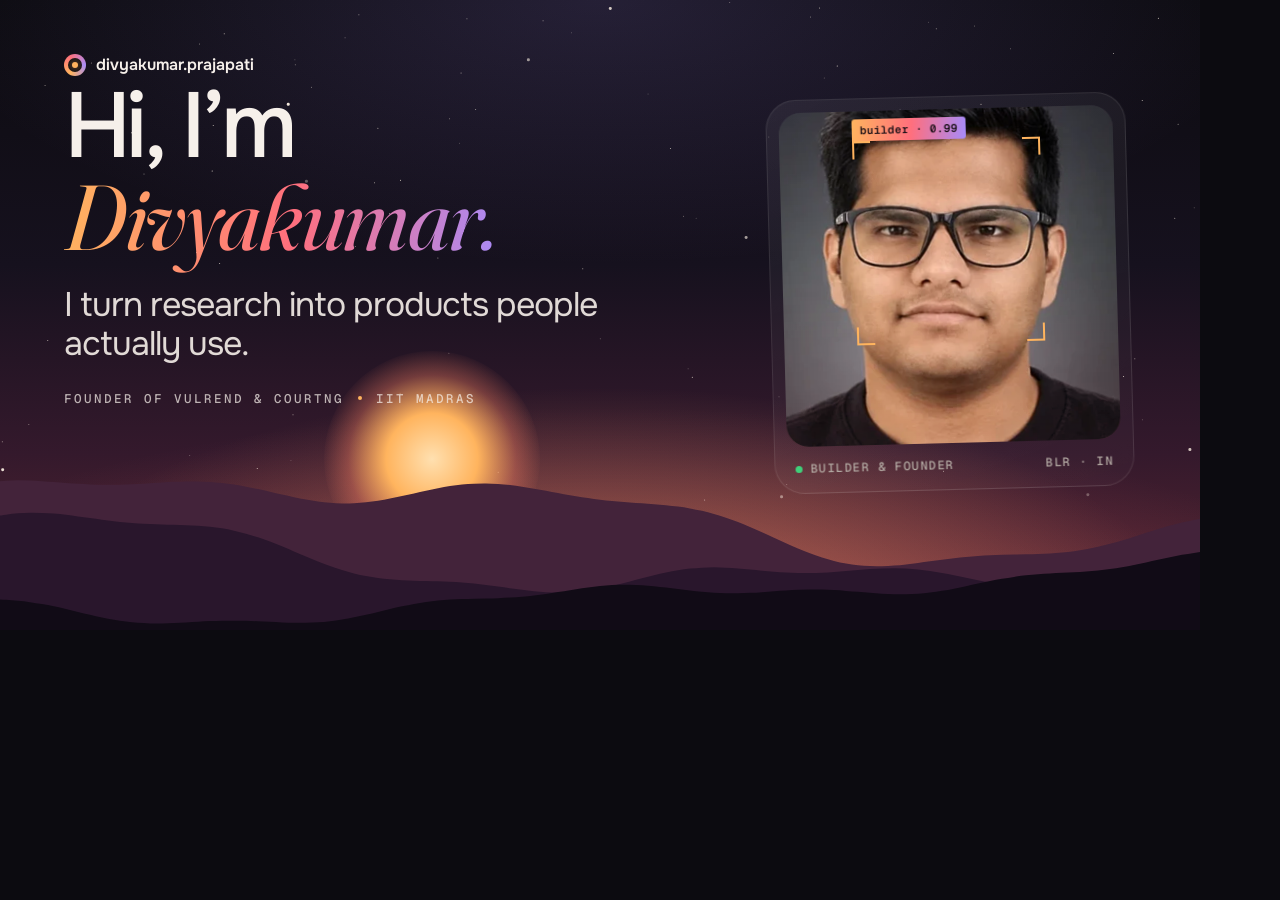
<file: tools/og.html>
<!DOCTYPE html>
<!-- Source for assets/og.png (the link preview image). Serve the folder, open at 1200x630 and screenshot; see README. -->
<html lang="en">
<head>
  <meta charset="utf-8">
  <title>OG image source</title>
  <link href="https://fonts.googleapis.com/css2?family=Fraunces:ital,opsz,wght@1,9..144,300..500&family=Geist+Mono:wght@400;500&family=Onest:wght@300..700&display=swap" rel="stylesheet">
  <link rel="stylesheet" href="../styles.css">
  <style>
    html, body { width: 1200px; height: 630px; overflow: hidden; }
    body::after { display: none; }
    .og { position: relative; width: 1200px; height: 630px; overflow: hidden; }
    .og .sun { bottom: 10%; left: 36%; }
    .og .hills { height: 40%; }
    .og__copy { position: absolute; left: 64px; top: 82px; width: 640px; }
    .og .hero { font-size: 92px; }
    .og .hero__line { max-width: none; margin: 20px 0 0; font-size: 34px; }
    .og .hero__meta { justify-content: flex-start; margin: 26px 0 0; }
    .og .shot { position: absolute; right: 70px; top: 96px; width: 360px; }
    .og__brand { position: absolute; left: 64px; top: 36px; display: flex; align-items: center; gap: 10px; font-size: 16px; font-weight: 600; }
  </style>
</head>
<body>
  <div class="og">
    <div class="sky"><i class="stars" data-stars></i><i class="sun"></i>
      <svg class="hills" viewBox="0 0 1600 420" preserveAspectRatio="none">
        <path class="hills__far" d="M0 420 L0 171.9 Q0 171.9 8 171.3 Q16 170.7 24 170.6 Q32 170.6 40 170.9 Q48 171.3 56 172.0 Q64 172.6 72 173.4 Q80 174.2 88 175.0 Q96 175.8 104 176.4 Q112 177.0 120 177.4 Q128 177.9 136 178.0 Q144 178.2 152 178.0 Q160 177.9 168 177.5 Q176 177.1 184 176.5 Q192 176.0 200 175.3 Q208 174.7 216 174.1 Q224 173.5 232 173.0 Q240 172.6 248 172.4 Q256 172.3 264 172.5 Q272 172.7 280 173.3 Q288 174.0 296 175.1 Q304 176.2 312 177.7 Q320 179.2 328 181.1 Q336 183.0 344 185.2 Q352 187.4 360 189.7 Q368 192.0 376 194.3 Q384 196.6 392 198.8 Q400 200.9 408 202.7 Q416 204.5 424 205.9 Q432 207.2 440 208.0 Q448 208.8 456 209.0 Q464 209.1 472 208.7 Q480 208.2 488 207.1 Q496 206.1 504 204.5 Q512 202.9 520 200.9 Q528 199.0 536 196.8 Q544 194.5 552 192.3 Q560 190.0 568 187.8 Q576 185.6 584 183.7 Q592 181.7 600 180.2 Q608 178.7 616 177.7 Q624 176.6 632 176.2 Q640 175.7 648 175.8 Q656 176.0 664 176.6 Q672 177.3 680 178.4 Q688 179.6 696 181.1 Q704 182.6 712 184.4 Q720 186.2 728 188.0 Q736 189.9 744 191.8 Q752 193.7 760 195.5 Q768 197.2 776 198.8 Q784 200.3 792 201.6 Q800 203.0 808 204.0 Q816 205.1 824 205.9 Q832 206.8 840 207.5 Q848 208.2 856 208.8 Q864 209.5 872 210.3 Q880 211.0 888 212.0 Q896 213.0 904 214.3 Q912 215.6 920 217.4 Q928 219.2 936 221.4 Q944 223.7 952 226.6 Q960 229.4 968 232.8 Q976 236.2 984 240.1 Q992 244.0 1000 248.3 Q1008 252.6 1016 257.1 Q1024 261.6 1032 266.2 Q1040 270.8 1048 275.3 Q1056 279.9 1064 284.1 Q1072 288.3 1080 292.1 Q1088 295.9 1096 299.2 Q1104 302.4 1112 304.9 Q1120 307.5 1128 309.3 Q1136 311.1 1144 312.1 Q1152 313.2 1160 313.5 Q1168 313.9 1176 313.6 Q1184 313.4 1192 312.6 Q1200 311.9 1208 310.7 Q1216 309.6 1224 308.3 Q1232 306.9 1240 305.5 Q1248 304.1 1256 302.8 Q1264 301.4 1272 300.3 Q1280 299.1 1288 298.2 Q1296 297.2 1304 296.6 Q1312 295.9 1320 295.4 Q1328 295.0 1336 294.7 Q1344 294.5 1352 294.3 Q1360 294.1 1368 293.9 Q1376 293.8 1384 293.4 Q1392 293.1 1400 292.5 Q1408 291.9 1416 291.0 Q1424 290.0 1432 288.7 Q1440 287.3 1448 285.5 Q1456 283.6 1464 281.4 Q1472 279.1 1480 276.4 Q1488 273.7 1496 270.7 Q1504 267.7 1512 264.5 Q1520 261.3 1528 258.1 Q1536 254.9 1544 251.8 Q1552 248.7 1560 245.9 Q1568 243.1 1576 240.7 Q1584 238.3 1592 236.5 L1600 234.7 L1600 420 Z"/><path class="hills__mid" d="M0 420 L0 229.2 Q0 229.2 8 227.8 Q16 226.4 24 225.6 Q32 224.8 40 224.6 Q48 224.5 56 224.8 Q64 225.2 72 226.0 Q80 226.9 88 228.1 Q96 229.3 104 230.7 Q112 232.1 120 233.5 Q128 235.0 136 236.3 Q144 237.7 152 238.8 Q160 240.0 168 240.9 Q176 241.8 184 242.5 Q192 243.1 200 243.5 Q208 243.9 216 244.2 Q224 244.4 232 244.7 Q240 244.9 248 245.3 Q256 245.6 264 246.3 Q272 246.9 280 248.0 Q288 249.0 296 250.6 Q304 252.2 312 254.4 Q320 256.6 328 259.4 Q336 262.1 344 265.5 Q352 268.8 360 272.6 Q368 276.5 376 280.6 Q384 284.7 392 289.0 Q400 293.3 408 297.5 Q416 301.8 424 305.8 Q432 309.8 440 313.4 Q448 317.0 456 320.1 Q464 323.2 472 325.7 Q480 328.3 488 330.2 Q496 332.1 504 333.4 Q512 334.8 520 335.6 Q528 336.5 536 337.0 Q544 337.5 552 337.8 Q560 338.0 568 338.3 Q576 338.5 584 338.8 Q592 339.1 600 339.6 Q608 340.1 616 340.8 Q624 341.6 632 342.6 Q640 343.6 648 344.8 Q656 346.1 664 347.5 Q672 348.8 680 350.3 Q688 351.7 696 353.0 Q704 354.3 712 355.3 Q720 356.3 728 356.9 Q736 357.5 744 357.6 Q752 357.7 760 357.2 Q768 356.7 776 355.6 Q784 354.5 792 352.8 Q800 351.1 808 348.9 Q816 346.8 824 344.3 Q832 341.7 840 339.1 Q848 336.4 856 333.7 Q864 331.1 872 328.6 Q880 326.2 888 324.1 Q896 322.0 904 320.3 Q912 318.7 920 317.7 Q928 316.6 936 316.1 Q944 315.6 952 315.6 Q960 315.7 968 316.1 Q976 316.6 984 317.4 Q992 318.2 1000 319.1 Q1008 320.1 1016 321.1 Q1024 322.0 1032 322.8 Q1040 323.6 1048 324.2 Q1056 324.7 1064 325.0 Q1072 325.2 1080 325.0 Q1088 324.9 1096 324.4 Q1104 324.0 1112 323.3 Q1120 322.6 1128 321.7 Q1136 320.9 1144 320.0 Q1152 319.2 1160 318.5 Q1168 317.9 1176 317.5 Q1184 317.1 1192 317.1 Q1200 317.1 1208 317.6 Q1216 318.1 1224 319.1 Q1232 320.1 1240 321.6 Q1248 323.0 1256 324.8 Q1264 326.6 1272 328.7 Q1280 330.7 1288 332.8 Q1296 335.0 1304 336.9 Q1312 338.9 1320 340.6 Q1328 342.3 1336 343.5 Q1344 344.7 1352 345.4 Q1360 346.0 1368 346.0 Q1376 346.0 1384 345.3 Q1392 344.6 1400 343.3 Q1408 342.0 1416 340.2 Q1424 338.4 1432 336.1 Q1440 333.9 1448 331.4 Q1456 328.9 1464 326.4 Q1472 323.8 1480 321.3 Q1488 318.9 1496 316.6 Q1504 314.3 1512 312.3 Q1520 310.3 1528 308.6 Q1536 306.9 1544 305.5 Q1552 304.1 1560 303.0 Q1568 301.8 1576 300.7 Q1584 299.7 1592 298.6 L1600 297.6 L1600 420 Z"/><path class="hills__near" d="M0 420 L0 369.0 Q0 369.0 8 369.7 Q16 370.3 24 371.3 Q32 372.2 40 373.6 Q48 375.0 56 376.7 Q64 378.5 72 380.6 Q80 382.7 88 385.1 Q96 387.4 104 389.9 Q112 392.3 120 394.6 Q128 397.0 136 399.1 Q144 401.2 152 403.0 Q160 404.7 168 406.0 Q176 407.2 184 408.0 Q192 408.7 200 409.0 Q208 409.2 216 409.1 Q224 408.9 232 408.5 Q240 408.0 248 407.4 Q256 406.8 264 406.3 Q272 405.7 280 405.2 Q288 404.8 296 404.6 Q304 404.3 312 404.4 Q320 404.4 328 404.7 Q336 405.0 344 405.5 Q352 405.9 360 406.4 Q368 406.9 376 407.4 Q384 407.8 392 408.0 Q400 408.1 408 407.9 Q416 407.8 424 407.1 Q432 406.5 440 405.3 Q448 404.2 456 402.5 Q464 400.9 472 398.9 Q480 396.8 488 394.5 Q496 392.2 504 389.8 Q512 387.4 520 385.1 Q528 382.7 536 380.6 Q544 378.4 552 376.6 Q560 374.8 568 373.4 Q576 371.9 584 371.0 Q592 370.0 600 369.3 Q608 368.7 616 368.4 Q624 368.0 632 367.8 Q640 367.6 648 367.5 Q656 367.3 664 366.9 Q672 366.6 680 366.0 Q688 365.5 696 364.6 Q704 363.7 712 362.5 Q720 361.3 728 359.9 Q736 358.4 744 356.8 Q752 355.2 760 353.6 Q768 352.0 776 350.5 Q784 349.0 792 347.8 Q800 346.6 808 345.8 Q816 345.0 824 344.7 Q832 344.4 840 344.6 Q848 344.8 856 345.4 Q864 346.1 872 347.1 Q880 348.1 888 349.3 Q896 350.5 904 351.8 Q912 353.1 920 354.3 Q928 355.5 936 356.4 Q944 357.3 952 357.9 Q960 358.5 968 358.7 Q976 358.9 984 358.7 Q992 358.6 1000 358.1 Q1008 357.6 1016 356.9 Q1024 356.3 1032 355.5 Q1040 354.8 1048 354.2 Q1056 353.6 1064 353.1 Q1072 352.7 1080 352.6 Q1088 352.5 1096 352.7 Q1104 352.9 1112 353.5 Q1120 354.0 1128 354.8 Q1136 355.5 1144 356.4 Q1152 357.3 1160 358.1 Q1168 358.9 1176 359.5 Q1184 360.1 1192 360.4 Q1200 360.6 1208 360.4 Q1216 360.2 1224 359.5 Q1232 358.8 1240 357.6 Q1248 356.4 1256 354.7 Q1264 353.1 1272 351.1 Q1280 349.1 1288 347.0 Q1296 344.8 1304 342.7 Q1312 340.5 1320 338.5 Q1328 336.4 1336 334.7 Q1344 332.9 1352 331.5 Q1360 330.0 1368 328.9 Q1376 327.9 1384 327.1 Q1392 326.3 1400 325.8 Q1408 325.2 1416 324.7 Q1424 324.3 1432 323.7 Q1440 323.2 1448 322.5 Q1456 321.8 1464 320.8 Q1472 319.8 1480 318.5 Q1488 317.1 1496 315.4 Q1504 313.7 1512 311.7 Q1520 309.7 1528 307.5 Q1536 305.3 1544 303.1 Q1552 300.8 1560 298.7 Q1568 296.6 1576 294.7 Q1584 292.9 1592 291.5 L1600 290.0 L1600 420 Z"/>
      </svg>
    </div>
    <p class="og__brand"><span class="lens"></span>divyakumar.prajapati</p>
    <div class="og__copy">
      <h1 class="hero">Hi, I’m <em>Divyakumar.</em></h1>
      <p class="hero__line">I turn research into products people actually use.</p>
      <p class="hero__meta">Founder of Vulrend &amp; CourtNG <i></i> IIT Madras</p>
    </div>
    <figure class="shot">
      <div class="shot__frame">
        <img src="../assets/portrait.webp" alt="">
        <span class="shot__tag">builder · 0.99</span>
        <i class="shot__c shot__c--tl"></i><i class="shot__c shot__c--tr"></i><i class="shot__c shot__c--bl"></i><i class="shot__c shot__c--br"></i>
      </div>
      <figcaption><span><span class="dot"></span>Builder &amp; founder</span><span>BLR · IN</span></figcaption>
    </figure>
  </div>
  <script>
    document.querySelectorAll('[data-stars]').forEach((el) => {
      let s = 4711; const rnd = () => ((s = (s * 16807) % 2147483647) / 2147483647); const d = [];
      for (let i = 0; i < 120; i++) d.push(`${(rnd() * 100).toFixed(2)}vw ${(rnd() * 56).toFixed(2)}vh 0 ${rnd() < 0.1 ? 1 : 0}px rgba(255,244,230,${(0.25 + rnd() * 0.7).toFixed(2)})`);
      el.style.boxShadow = d.join(',');
    });
  </script>
</body>
</html>
</file>
<file: styles.css>
/* ==========================================================================
   Divyakumar Prajapati · portfolio
   Dusk palette on warm ink. The intro is a camera: every scroll zooms
   through a lens into the next world (Vulrend, CourtNG, agents).
   ========================================================================== */

:root {
  --ink: #0c0b10;
  --ink-2: #15131b;
  --line: rgba(246, 240, 234, 0.1);
  --line-2: rgba(246, 240, 234, 0.2);
  --text: #f6f0ea;
  --muted: #b5aca5;
  --dim: #7d756f;

  --amber: #ffb45e;
  --rose: #ff6f7d;
  --violet: #a78bfa;
  --dusk: linear-gradient(95deg, var(--amber) 0%, var(--rose) 52%, var(--violet) 100%);
  --dusk-v: linear-gradient(180deg, var(--amber) 0%, var(--rose) 55%, var(--violet) 100%);

  --cream: #f6efe6;
  --cream-ink: #1a1620;

  /* colours used inside the CourtNG canvas */
  --accent: #d6ff3a;
  --cyan: #5fe1ff;
  --coral: #ff7a5c;
  --mask: #9b8cff;

  --font: "Onest", system-ui, sans-serif;
  --serif: "Fraunces", Georgia, serif;
  --mono: "Geist Mono", ui-monospace, "SFMono-Regular", Menlo, monospace;
  --ease: cubic-bezier(0.2, 0.7, 0.1, 1);
}

*, *::before, *::after { box-sizing: border-box; }

html { scroll-behavior: smooth; -webkit-text-size-adjust: 100%; }

body {
  margin: 0;
  background: var(--ink);
  color: var(--text);
  font-family: var(--font);
  font-size: 17px;
  line-height: 1.6;
  -webkit-font-smoothing: antialiased;
  -moz-osx-font-smoothing: grayscale;
  overflow-x: hidden;
}

/* film grain */
body::after {
  content: "";
  position: fixed;
  inset: 0;
  z-index: 100;
  pointer-events: none;
  opacity: 0.05;
  background-image: url("data:image/svg+xml;utf8,<svg xmlns='http://www.w3.org/2000/svg' width='160' height='160'><filter id='n'><feTurbulence type='fractalNoise' baseFrequency='.9' numOctaves='2' stitchTiles='stitch'/><feColorMatrix values='0 0 0 0 1  0 0 0 0 1  0 0 0 0 1  0 0 0 .6 0'/></filter><rect width='100%' height='100%' filter='url(%23n)'/></svg>");
}

img, svg, canvas { display: block; max-width: 100%; }
a { color: inherit; }
h1, h2, h3 { margin: 0; }
::selection { background: var(--rose); color: #140b10; }
:focus-visible { outline: 2px solid var(--amber); outline-offset: 3px; border-radius: 4px; }

.skip {
  position: absolute; left: 12px; top: -60px; z-index: 200;
  padding: 10px 16px; border-radius: 999px;
  background: var(--text); color: var(--ink); text-decoration: none;
}
.skip:focus { top: 12px; }

/* serif accent words */
.hero em, .scene__line em, h2 em, h3 em {
  font-family: var(--serif);
  font-style: italic;
  font-weight: 400;
  font-variation-settings: "opsz" 144;
  letter-spacing: -0.015em;
  padding-right: 0.08em;
  background: var(--dusk);
  -webkit-background-clip: text;
  background-clip: text;
  color: transparent;
}

/* ---------- pills ---------- */
.pill {
  display: inline-flex;
  align-items: center;
  gap: 8px;
  height: 46px;
  padding: 0 20px;
  border: 1px solid var(--line-2);
  border-radius: 999px;
  background: transparent;
  color: var(--text);
  font: 500 15px/1 var(--font);
  text-decoration: none;
  white-space: nowrap;
  cursor: pointer;
  transition: transform 0.25s var(--ease), background-color 0.25s, border-color 0.25s, box-shadow 0.25s;
}
.pill:hover { background: rgba(255, 255, 255, 0.07); border-color: rgba(246, 240, 234, 0.4); }
.pill--sm { height: 38px; padding: 0 16px; font-size: 14px; }
.pill--accent {
  border: 0;
  background: var(--dusk);
  color: #1a0f16;
  font-weight: 600;
  box-shadow: 0 10px 30px -12px rgba(255, 111, 125, 0.7);
}
.pill--accent:hover { background: var(--dusk); transform: translateY(-1px); box-shadow: 0 16px 38px -12px rgba(255, 111, 125, 0.85); }
.pill--glass {
  border-color: rgba(255, 255, 255, 0.2);
  background: rgba(255, 255, 255, 0.08);
  -webkit-backdrop-filter: blur(12px);
  backdrop-filter: blur(12px);
}

/* ---------- navigation ---------- */
.nav {
  position: fixed;
  z-index: 60;
  top: 14px;
  left: 50%;
  width: min(1120px, calc(100% - 24px));
  transform: translateX(-50%);
  display: flex;
  align-items: center;
  gap: 16px;
  padding: 7px 7px 7px 16px;
  border: 1px solid var(--line);
  border-radius: 999px;
  background: rgba(12, 11, 16, 0.4);
  -webkit-backdrop-filter: blur(16px) saturate(150%);
  backdrop-filter: blur(16px) saturate(150%);
  transition: background-color 0.35s, border-color 0.35s;
}
.nav.is-scrolled { background: rgba(12, 11, 16, 0.78); border-color: var(--line-2); }
.nav__brand { display: flex; align-items: center; gap: 10px; margin-right: auto; text-decoration: none; }
.lens {
  position: relative;
  width: 22px; height: 22px;
  border-radius: 50%;
  background: conic-gradient(from 210deg, var(--amber), var(--rose), var(--violet), var(--amber));
}
.lens::before { content: ""; position: absolute; inset: 4px; border-radius: 50%; background: var(--ink); }
.lens::after { content: ""; position: absolute; inset: 8px; border-radius: 50%; background: var(--amber); box-shadow: 0 0 8px var(--amber); }
.nav__name { font-size: 15px; font-weight: 600; letter-spacing: -0.01em; }
.nav__role { font: 500 11px var(--mono); letter-spacing: 0.12em; text-transform: uppercase; color: var(--dim); }
.nav__links { display: flex; gap: 2px; }
.nav__links a {
  padding: 8px 14px;
  border-radius: 999px;
  color: var(--muted);
  font-size: 14.5px;
  text-decoration: none;
  transition: color 0.2s, background-color 0.2s;
}
.nav__links a:hover { color: var(--text); background: rgba(255, 255, 255, 0.07); }

/* ==========================================================================
   INTRO: a short story told by zooming through a lens.
   Each scene keeps its words at the top and its visual in a stage below
   them. js/main.js measures the words and sets --safe-top on the scene,
   so the two can never overlap on any screen size.
   ========================================================================== */
.intro { position: relative; height: 100vh; height: 100svh; }
.js .intro { height: 580vh; }
.intro__stage {
  position: sticky;
  top: 0;
  height: 100vh;
  height: 100svh;
  overflow: hidden;
  background: var(--ink);
}
.intro__stage::after {
  content: "";
  position: absolute;
  z-index: 7;
  left: 0; right: 0; bottom: 0;
  height: 110px;
  background: linear-gradient(0deg, rgba(8, 7, 11, 0.8), transparent);
  pointer-events: none;
}
.scene { position: absolute; inset: 0; overflow: hidden; isolation: isolate; }
.scene + .scene { display: none; }
.js .scene + .scene { display: block; clip-path: circle(0 at 50% 50%); }
.scene__bg { position: absolute; inset: 0; transform-origin: 50% 50%; will-change: transform; }
.scene__stage { position: absolute; left: 0; right: 0; top: var(--safe-top, 48%); bottom: 70px; }
.scene__text {
  position: absolute;
  inset: 0;
  z-index: 3;
  display: grid;
  place-items: start center;
  padding: max(14vh, 104px) 24px 0;
  text-align: center;
  pointer-events: none;
  will-change: opacity, transform;
}
.scene__shade {
  position: absolute;
  inset: 0;
  z-index: 2;
  background: #07060a;
  opacity: 0;
  pointer-events: none;
  will-change: opacity;
}
.scene__text a { pointer-events: auto; }
.scene__text--hello { place-items: center; padding: 96px 24px 28vh; }

.hero__lens {
  position: relative;
  width: clamp(88px, 15vh, 150px);
  aspect-ratio: 1;
  margin: 0 auto 24px;
  padding: 4px;
  border-radius: 50%;
  background: conic-gradient(from 210deg, var(--amber), var(--rose), var(--violet), var(--amber));
  box-shadow: 0 18px 60px -14px rgba(255, 111, 125, 0.65);
}
.hero__lens img { display: block; width: 100%; height: 100%; border: 4px solid var(--ink); border-radius: 50%; object-fit: cover; }
.hero__lens::after {
  content: "";
  position: absolute;
  inset: -9px;
  border: 1px solid rgba(255, 205, 175, 0.4);
  border-radius: 50%;
  animation: breathe 3.4s ease-in-out infinite;
}
@keyframes breathe { 50% { transform: scale(1.07); opacity: 0.3; } }
.hero { font-size: clamp(46px, 7.6vw, 116px); font-weight: 500; line-height: 0.98; letter-spacing: -0.05em; }
.hero__line {
  max-width: 24ch;
  margin: 22px auto 0;
  font-size: clamp(24px, 3vw, 40px);
  line-height: 1.15;
  letter-spacing: -0.03em;
  color: rgba(246, 240, 234, 0.9);
}
.hero__meta {
  display: flex;
  flex-wrap: wrap;
  justify-content: center;
  align-items: center;
  gap: 14px;
  margin: 26px 0 30px;
  font: 500 12.5px var(--mono);
  letter-spacing: 0.16em;
  text-transform: uppercase;
  color: rgba(246, 240, 234, 0.72);
}
.hero__meta i { width: 4px; height: 4px; border-radius: 50%; background: var(--amber); }

/* the scroll cue: a solid pill, readable over anything */
.cue {
  display: inline-flex;
  align-items: center;
  gap: 14px;
  height: 54px;
  padding: 0 9px 0 24px;
  border: 1px solid rgba(255, 255, 255, 0.24);
  border-radius: 999px;
  background: rgba(12, 11, 16, 0.88);
  -webkit-backdrop-filter: blur(12px);
  backdrop-filter: blur(12px);
  box-shadow: 0 18px 40px -18px rgba(0, 0, 0, 0.95);
  color: var(--text);
  font: 500 16px/1 var(--font);
  text-decoration: none;
  transition: border-color 0.25s, background-color 0.25s, transform 0.25s var(--ease);
}
.cue:hover { border-color: rgba(255, 255, 255, 0.5); background: rgba(24, 21, 30, 0.95); transform: translateY(-1px); }
.cue__arrow { display: grid; place-items: center; width: 36px; height: 36px; border-radius: 50%; background: var(--dusk); }
.cue__arrow::before {
  content: "";
  width: 8px; height: 8px;
  border-right: 2px solid #1a0f16;
  border-bottom: 2px solid #1a0f16;
  animation: nudge 1.6s var(--ease) infinite;
}
@keyframes nudge {
  0%, 100% { transform: translateY(-3px) rotate(45deg); }
  50% { transform: translateY(2px) rotate(45deg); }
}

.scene__label { margin: 0 0 16px; font: 500 12.5px var(--mono); letter-spacing: 0.22em; text-transform: uppercase; color: var(--amber); }
.scene__line {
  max-width: 22ch;
  margin: 0 auto;
  font-size: clamp(36px, 5vw, 80px);
  font-weight: 500;
  line-height: 1.02;
  letter-spacing: -0.045em;
}
.scene__sub { max-width: 46ch; margin: 18px auto 0; font-size: clamp(16px, 1.35vw, 19px); color: rgba(246, 240, 234, 0.72); }

/* scene 1: dusk sky (also used by the contact section) */
.sky {
  position: absolute;
  inset: 0;
  overflow: hidden;
  background:
    radial-gradient(70% 55% at 50% 100%, rgba(255, 160, 100, 0.5), transparent 70%),
    radial-gradient(100% 70% at 50% 115%, rgba(255, 111, 125, 0.42), transparent 72%),
    radial-gradient(80% 60% at 50% 0%, rgba(167, 139, 250, 0.16), transparent 70%),
    linear-gradient(180deg, #0c0b10 0%, #16111e 42%, #34192c 72%, #5d2731 100%);
}
.stars {
  position: absolute;
  top: 0; left: 0;
  width: 1px; height: 1px;
  border-radius: 50%;
  animation: twinkle 6s ease-in-out infinite alternate;
}
@keyframes twinkle { from { opacity: 0.55; } to { opacity: 1; } }
.sun {
  position: absolute;
  left: 50%;
  bottom: 16%;
  width: 24vmin; height: 24vmin;
  margin-left: -12vmin;
  border-radius: 50%;
  background: radial-gradient(circle, #ffe0b0 0%, #ffb45e 30%, rgba(255, 130, 100, 0.35) 55%, transparent 72%);
}
/* in the hello scene the sun always sets below the words */
.scene--dusk .sun { top: max(var(--safe-top, 62%), 54%); bottom: auto; }
.hills { position: absolute; left: 0; right: 0; bottom: 0; width: 100%; height: 42%; }
.hills__far { fill: #43233a; }
.hills__mid { fill: #29162c; }
.hills__near { fill: #110b16; }

/* scene 2: the story so far, a constellation of milestones */
.scene--journey .scene__bg {
  background:
    radial-gradient(90% 70% at 50% 115%, rgba(167, 139, 250, 0.24), transparent 70%),
    radial-gradient(60% 50% at 85% 20%, rgba(255, 111, 125, 0.1), transparent 70%),
    linear-gradient(180deg, #09090e 0%, #110e1a 55%, #1a1326 100%);
}
.milkyway {
  position: absolute;
  inset: -20%;
  background: radial-gradient(38% 12% at 50% 50%, rgba(255, 226, 210, 0.07), transparent 70%);
  transform: rotate(-24deg);
  pointer-events: none;
}
.journey { position: absolute; inset: 4% 6%; }
.journey__lines { position: absolute; inset: 0; width: 100%; height: 100%; overflow: visible; }
.journey__track,
.journey__path { fill: none; stroke-linecap: round; stroke-linejoin: round; }
.journey__track { stroke: rgba(246, 240, 234, 0.14); stroke-width: 1.2; stroke-dasharray: 2 7; }
.journey__path { stroke: rgba(255, 214, 186, 0.92); stroke-width: 1.8; filter: drop-shadow(0 0 4px rgba(255, 150, 110, 0.8)); }
.journey__stars { position: absolute; inset: 0; margin: 0; padding: 0; list-style: none; }
.jstar {
  position: absolute;
  left: calc(var(--x, 0) * 1%);
  top: calc(var(--y, 0) * 1%);
  opacity: clamp(0, calc((var(--draw, 1) - var(--at)) * 8 + 1), 1);
}
.jstar__dot {
  position: absolute;
  left: -6px; top: -6px;
  width: 12px; height: 12px;
  border-radius: 50%;
  background: #fff3e2;
  box-shadow: 0 0 0 4px rgba(255, 180, 94, 0.16), 0 0 18px 4px rgba(255, 180, 94, 0.55);
}
.jstar__label {
  position: absolute;
  left: 0;
  top: 18px;
  justify-items: center;
  text-align: center;
  transform: translateX(-50%);
  display: grid;
  gap: 3px;
  white-space: nowrap;
  font-size: 16px;
  font-weight: 500;
  line-height: 1.2;
  color: var(--text);
}
.jstar__label small { font: 500 10.5px var(--mono); letter-spacing: 0.14em; text-transform: uppercase; color: var(--amber); }
.jstar--now .jstar__dot {
  left: -10px; top: -10px;
  width: 20px; height: 20px;
  background: var(--dusk);
  box-shadow: 0 0 0 6px rgba(255, 111, 125, 0.2), 0 0 30px 8px rgba(255, 111, 125, 0.55);
  animation: beacon 2.4s ease-in-out infinite;
}
.jstar--now .jstar__label { font-size: 20px; font-weight: 600; }
/* until the script lays the stars out, alternate labels above and below */
.jstar:nth-child(even) .jstar__label { top: auto; bottom: 18px; }
.jstar.is-below .jstar__label { top: 18px; bottom: auto; }
.jstar.is-above .jstar__label { top: auto; bottom: 18px; }
.jstar.is-side .jstar__label { left: 22px; top: 0; bottom: auto; justify-items: start; text-align: left; transform: translateY(-50%); }
.jstar--now.is-below .jstar__label { top: 22px; }
.jstar--now.is-above .jstar__label { bottom: 22px; }
.jstar--now.is-side .jstar__label { left: 26px; }
.journey.is-compact .jstar__label { display: flex; align-items: baseline; gap: 8px; font-size: 14px; }
.journey.is-compact .jstar--now .jstar__label { font-size: 16px; }
@keyframes beacon { 50% { box-shadow: 0 0 0 12px rgba(255, 111, 125, 0), 0 0 40px 12px rgba(255, 111, 125, 0.6); } }

/* scene 3: agents thinking */
.scene--agents .scene__bg { background: radial-gradient(60% 55% at 50% 72%, #221830 0%, #0c0b10 72%); }
.graph { position: absolute; inset: 0; width: 100%; height: 100%; overflow: visible; }
.graph--tall { display: none; }
.graph__edges { fill: none; stroke-width: 1.6; }
.graph__edges .faint { opacity: 0.35; }
.graph .node { fill: #17121f; stroke: var(--amber); stroke-width: 1.8; }
.graph .node--core { stroke: var(--rose); stroke-width: 2.4; }
.graph text { fill: rgba(246, 240, 234, 0.78); font: 500 22px var(--mono); letter-spacing: 0.06em; }
.graph text:not([text-anchor]) { text-anchor: middle; }
.graph text.core { fill: var(--text); font-size: 24px; font-weight: 600; }
.graph__pulses circle { fill: #ffe0b0; filter: drop-shadow(0 0 6px var(--amber)); }

/* scene 4: CourtNG, a night court */
.scene--court .scene__bg { background: linear-gradient(180deg, #0b0b10, #07080a); }
.floodlight {
  position: absolute;
  top: -12%;
  width: 36vmax; height: 95vmax;
  background: linear-gradient(180deg, rgba(255, 226, 180, 0.2), transparent 70%);
  filter: blur(24px);
  transform-origin: 50% 0;
  pointer-events: none;
}
.floodlight--l { left: 2%; transform: rotate(-26deg); }
.floodlight--r { right: 2%; transform: rotate(26deg); }
.scene__court { position: absolute; inset: 0; margin: 0; }
.scene__court-screen { position: absolute; inset: 0; }
.scene__court canvas { position: absolute; inset: 0; width: 100%; height: 100%; }

/* scene 5: Vulrend, a wall of generated ads */
.scene--ads .scene__bg { background: radial-gradient(60% 55% at 50% 72%, #2c1a3b 0%, #120f19 62%, #0a090e 100%); }
.scene--ads .scene__stage {
  bottom: 44px;
  display: grid;
  place-items: center;
  overflow: hidden;
  perspective: 1600px;
  -webkit-mask-image: linear-gradient(180deg, transparent 0, #000 20%, #000 82%, transparent);
  mask-image: linear-gradient(180deg, transparent 0, #000 20%, #000 82%, transparent);
}
.adwall {
  display: grid;
  grid-template-columns: repeat(7, 150px);
  gap: 20px;
  transform: rotateX(28deg) rotateZ(-12deg) scale(1.05);
  transform-style: preserve-3d;
}
.ad {
  position: relative;
  display: flex;
  flex-direction: column;
  aspect-ratio: 9 / 16;
  padding: 14px 12px 12px;
  overflow: hidden;
  border-radius: 16px;
  color: #1b1512;
  box-shadow: 0 30px 40px -24px rgba(0, 0, 0, 0.85);
}
.ad:nth-child(odd) { transform: translateY(46px); }
.ad__k { font: 600 8px/1.2 var(--mono); letter-spacing: 0.14em; text-transform: uppercase; opacity: 0.6; }
.ad__t { margin-top: 6px; font-size: 15px; font-weight: 700; line-height: 1.1; letter-spacing: -0.02em; }
.ad svg { width: 74%; margin: auto; filter: drop-shadow(0 10px 8px rgba(0, 0, 0, 0.18)); }
.ad__cta { align-self: flex-start; padding: 5px 10px; border-radius: 999px; background: #151515; color: #fff; font-size: 9px; font-weight: 600; }
.ad--peach { background: linear-gradient(170deg, #ffe3d3, #f6b79c); }
.ad--sage { background: linear-gradient(170deg, #e3eddc, #b6cfac); }
.ad--lilac { background: linear-gradient(170deg, #ece3ff, #c3b0f7); }
.ad--butter { background: linear-gradient(170deg, #fff3cc, #f2d47c); }
.ad--sky { background: linear-gradient(170deg, #dde9ff, #a8c0f3); }
.ad--coral { background: linear-gradient(170deg, #ffdada, #f39aa0); }
.ad--ink { background: linear-gradient(170deg, #2b2534, #141119); color: #f6f0ea; }
.ad--ink .ad__cta { background: #fff; color: #111; }

/* lens rim, viewfinder and the story HUD */
.intro__ring {
  position: absolute;
  z-index: 8;
  left: 0; top: 0;
  width: 0; height: 0;
  border: 4px solid rgba(255, 222, 186, 0.95);
  border-radius: 50%;
  box-shadow: 0 0 140px 22px rgba(255, 120, 110, 0.38), inset 0 0 120px 18px rgba(255, 150, 110, 0.3);
  transform-origin: 50% 50%;
  opacity: 0;
  pointer-events: none;
  will-change: transform, opacity;
}
.vf { position: absolute; z-index: 9; width: 26px; height: 26px; border: 1.5px solid rgba(246, 240, 234, 0.45); pointer-events: none; }
.vf--tl { top: 88px; left: 22px; border-right: 0; border-bottom: 0; }
.vf--tr { top: 88px; right: 22px; border-left: 0; border-bottom: 0; }
.vf--bl { bottom: 22px; left: 22px; border-right: 0; border-top: 0; }
.vf--br { bottom: 22px; right: 22px; border-left: 0; border-top: 0; }
.intro__hud {
  position: absolute;
  z-index: 9;
  left: 64px; right: 64px;
  bottom: 26px;
  display: flex;
  justify-content: space-between;
  align-items: center;
  gap: 14px;
  font: 500 12px var(--mono);
  letter-spacing: 0.16em;
  text-transform: uppercase;
  color: rgba(246, 240, 234, 0.62);
  white-space: nowrap;
}
.intro__count { display: flex; align-items: center; gap: 14px; }
.intro__count b { font-weight: 500; color: var(--text); }
.intro__bar { width: 120px; height: 2px; overflow: hidden; border-radius: 2px; background: rgba(255, 255, 255, 0.15); }
.intro__bar i { display: block; width: 100%; height: 100%; background: var(--dusk); transform: scaleX(0); transform-origin: 0 50%; will-change: transform; }
.skipstory {
  padding-bottom: 3px;
  border-bottom: 1px solid rgba(246, 240, 234, 0.3);
  color: rgba(246, 240, 234, 0.8);
  text-decoration: none;
  transition: color 0.2s, border-color 0.2s;
}
.skipstory:hover { color: var(--text); border-color: var(--text); }

/* short windows (laptops with browser chrome): smaller words, more room for the visuals */
@media (max-height: 740px) and (min-width: 701px) {
  .hero__lens { width: clamp(76px, 13vh, 120px); margin-bottom: 16px; }
  .hero { font-size: clamp(40px, min(6.4vw, 11vh), 90px); }
  .scene__text { padding-top: 92px; }
  .scene__text--hello { padding-bottom: 26vh; }
  .scene__label { margin-bottom: 10px; }
  .scene__line { font-size: clamp(32px, 4.2vw, 58px); }
  .scene__sub { margin-top: 10px; font-size: 16px; }
  .hero { font-size: clamp(44px, 6.4vw, 90px); }
  .hero__line { margin-top: 14px; font-size: clamp(22px, 2.4vw, 32px); }
  .hero__meta { margin: 16px 0 20px; }
  .scene__stage { bottom: 58px; }
  .intro__hud { bottom: 18px; }
  .vf--bl, .vf--br { bottom: 14px; }
}
@media (max-width: 700px) {
  .hero__lens { width: 96px; margin-bottom: 20px; }
  .graph--wide { display: none; }
  .graph--tall { display: block; }
  .scene__text { padding-top: 92px; }
  .scene__text--hello { padding-bottom: 24vh; }
  .scene__line { font-size: 34px; }
  .scene__sub { margin-top: 12px; font-size: 15.5px; }
  .scene__stage { bottom: 56px; }
  .cue { height: 50px; font-size: 15px; }
  .adwall { grid-template-columns: repeat(7, 110px); gap: 14px; }
  .ad__t { font-size: 12px; }
  .vf--tl, .vf--tr { top: 76px; }
  .hero__meta { gap: 9px; font-size: 10px; letter-spacing: 0.08em; }
  .intro__hud { left: 20px; right: 20px; bottom: 18px; font-size: 10.5px; gap: 10px; }
  .intro__bar { display: none; }
}

/* ---------- marquee ---------- */
.marquee {
  overflow: hidden;
  padding: 20px 0;
  border-block: 1px solid var(--line);
  background: #0f0d14;
  -webkit-mask-image: linear-gradient(90deg, transparent, #000 8%, #000 92%, transparent);
  mask-image: linear-gradient(90deg, transparent, #000 8%, #000 92%, transparent);
}
.marquee__track { display: inline-flex; white-space: nowrap; animation: marquee 55s linear infinite; }
.marquee span {
  display: inline-flex;
  align-items: center;
  gap: 26px;
  padding-right: 26px;
  font-size: 22px;
  font-weight: 500;
  letter-spacing: -0.01em;
  color: rgba(246, 240, 234, 0.78);
}
.marquee span::after { content: ""; width: 8px; height: 8px; border-radius: 50%; background: var(--dusk); }
@keyframes marquee { to { transform: translateX(-50%); } }

/* ==========================================================================
   SECTIONS
   ========================================================================== */
.section { max-width: 1200px; margin: 0 auto; padding: clamp(100px, 12vw, 170px) 24px 0; }
.shead {
  display: grid;
  grid-template-columns: minmax(0, 0.85fr) minmax(0, 1.15fr);
  column-gap: clamp(36px, 6vw, 96px);
  margin-bottom: 64px;
  padding-bottom: 36px;
  border-bottom: 1px solid var(--line);
}
.shead__label {
  grid-column: 1 / -1;
  margin: 0 0 20px;
  font: 500 12.5px var(--mono);
  letter-spacing: 0.18em;
  text-transform: uppercase;
  color: var(--dim);
}
.shead__label b { margin-right: 10px; font-weight: 500; color: var(--amber); }
.shead__label b::before { content: "["; color: var(--dim); margin-right: 3px; }
.shead__label b::after { content: "]"; color: var(--dim); margin-left: 3px; }
.shead h2 { grid-column: 1 / -1; font-size: clamp(40px, 5.4vw, 76px); font-weight: 500; line-height: 1.02; letter-spacing: -0.045em; }
.shead__aside { grid-column: 2; max-width: 52ch; margin: 22px 0 0; font-size: 18px; color: var(--muted); text-wrap: pretty; }
.shead--center { display: block; margin-bottom: 0; padding-bottom: 0; border-bottom: 0; text-align: center; }
.shead--center h2 { max-width: 18ch; margin: 0 auto; }

/* ---------- about ---------- */
.about { display: grid; grid-template-columns: minmax(0, 0.85fr) minmax(0, 1.15fr); gap: clamp(36px, 6vw, 96px); align-items: center; }
.shot {
  max-width: 460px;
  margin: 0;
  padding: 12px;
  border: 1px solid var(--line);
  border-radius: 30px;
  background: linear-gradient(160deg, rgba(255, 255, 255, 0.06), rgba(255, 255, 255, 0.015));
  transform: rotate(-1.5deg);
}
.shot__frame { position: relative; aspect-ratio: 1; overflow: hidden; border-radius: 22px; }
.shot__frame img { width: 100%; height: 100%; object-fit: cover; }
.shot__frame::after {
  content: "";
  position: absolute;
  inset: 0;
  background: linear-gradient(180deg, rgba(167, 139, 250, 0.08), transparent 45%, rgba(255, 111, 125, 0.22));
  mix-blend-mode: soft-light;
}
.shot__tag {
  position: absolute;
  z-index: 2;
  left: 22%; top: 9%;
  transform: translateY(-100%);
  padding: 4px 8px;
  border-radius: 3px 3px 3px 0;
  background: var(--dusk);
  color: #1a0f16;
  font: 600 11px var(--mono);
}
.shot__c { position: absolute; z-index: 2; width: 18px; height: 18px; border: 2px solid var(--amber); }
.shot__c--tl { left: 22%; top: 9%; border-right: 0; border-bottom: 0; }
.shot__c--tr { right: 22%; top: 9%; border-left: 0; border-bottom: 0; }
.shot__c--bl { left: 22%; bottom: 30%; border-right: 0; border-top: 0; }
.shot__c--br { right: 22%; bottom: 30%; border-left: 0; border-top: 0; }
.shot figcaption {
  display: flex;
  justify-content: space-between;
  gap: 12px;
  padding: 14px 8px 4px;
  font: 500 12px var(--mono);
  letter-spacing: 0.12em;
  text-transform: uppercase;
  color: var(--muted);
}
.shot figcaption > span:first-child { display: inline-flex; align-items: center; gap: 8px; }
.dot { width: 7px; height: 7px; border-radius: 50%; background: #3fd07a; box-shadow: 0 0 0 0 rgba(63, 208, 122, 0.6); animation: ping 2.2s infinite; }
@keyframes ping { 70% { box-shadow: 0 0 0 7px rgba(63, 208, 122, 0); } 100% { box-shadow: 0 0 0 0 rgba(63, 208, 122, 0); } }

.about__lead { margin: 0 0 22px; font-size: clamp(22px, 2.3vw, 31px); line-height: 1.35; letter-spacing: -0.02em; }
.about__lead b { font-weight: 600; background: var(--dusk); -webkit-background-clip: text; background-clip: text; color: transparent; }
.about__text > p:not(.about__lead) { margin: 0; font-size: 18px; color: var(--muted); }
.counts {
  display: grid;
  grid-template-columns: repeat(4, minmax(0, 1fr));
  margin: 34px 0;
  border-block: 1px solid var(--line);
}
.counts div { display: flex; flex-direction: column; padding: 18px 12px 16px 0; }
.counts dd { margin-top: auto !important; padding-top: 6px; }
.counts dt { font: 500 11px var(--mono); letter-spacing: 0.12em; text-transform: uppercase; color: var(--dim); }
.counts dd { margin: 6px 0 0; font-size: clamp(28px, 2.6vw, 38px); font-weight: 500; letter-spacing: -0.035em; font-variant-numeric: tabular-nums; }
.about__actions { display: flex; flex-wrap: wrap; gap: 10px; }

/* ---------- work ---------- */
.work {
  position: relative;
  display: grid;
  grid-template-columns: minmax(0, 1.1fr) minmax(0, 1fr);
  gap: clamp(32px, 5vw, 72px);
  align-items: center;
  padding: 50px 0 100px;
}
.work--flip .work__visual { order: 2; }
.work__num {
  position: absolute;
  z-index: 0;
  top: -60px;
  right: -10px;
  font-size: clamp(120px, 17vw, 240px);
  font-weight: 700;
  line-height: 1;
  letter-spacing: -0.06em;
  color: transparent;
  -webkit-text-stroke: 1px rgba(246, 240, 234, 0.1);
  pointer-events: none;
}
.work--flip .work__num { right: auto; left: -10px; }
.work__visual {
  position: relative;
  z-index: 1;
  min-height: 540px;
  margin: 0;
  overflow: hidden;
  border: 1px solid var(--line);
  border-radius: 28px;
}
.work__body { position: relative; z-index: 1; }
.work__meta {
  display: flex;
  flex-wrap: wrap;
  align-items: center;
  gap: 10px;
  margin: 0 0 18px;
  font: 500 12px var(--mono);
  letter-spacing: 0.14em;
  text-transform: uppercase;
  color: var(--dim);
}
.work__meta i { width: 4px; height: 4px; border-radius: 50%; background: var(--amber); }
.work h3 { font-size: clamp(34px, 3.8vw, 54px); font-weight: 500; line-height: 1.04; letter-spacing: -0.045em; }
.work__desc { margin: 22px 0 0; font-size: 17.5px; color: var(--muted); }
.work__points { display: grid; gap: 10px; margin: 22px 0 0; padding: 0; list-style: none; }
.work__points li { position: relative; padding-left: 24px; font-size: 15.5px; color: rgba(246, 240, 234, 0.88); }
.work__points li::before {
  content: "";
  position: absolute;
  left: 0; top: 0.55em;
  width: 8px; height: 8px;
  border-radius: 50%;
  background: var(--dusk);
}
.work__cta { display: flex; flex-wrap: wrap; gap: 10px; margin-top: 30px; }

/* Vulrend visual: ads on phones */
.work__visual--vulrend {
  background:
    radial-gradient(80% 70% at 25% 15%, rgba(255, 180, 94, 0.32), transparent 60%),
    radial-gradient(70% 70% at 85% 95%, rgba(167, 139, 250, 0.35), transparent 60%),
    linear-gradient(160deg, #2a1622, #16111d);
}
.phones { position: absolute; inset: 0; display: flex; justify-content: center; align-items: center; }
.phone {
  position: relative;
  flex: none;
  width: 158px;
  aspect-ratio: 9 / 19;
  padding: 6px;
  border-radius: 30px;
  background: #121214;
  box-shadow: 0 34px 50px -22px rgba(0, 0, 0, 0.7), inset 0 0 0 1.5px #3a3a3e;
  transition: transform 0.6s var(--ease);
}
.phone::before {
  content: "";
  position: absolute;
  z-index: 3;
  top: 13px; left: 50%;
  width: 44px; height: 12px;
  margin-left: -22px;
  border-radius: 999px;
  background: #000;
}
.phone--l { z-index: 1; transform: translate(36px, 26px) rotate(-12deg); }
.phone--c { z-index: 2; width: 182px; transform: translateY(-8px); }
.phone--r { z-index: 1; transform: translate(-36px, 26px) rotate(12deg); }
.work:hover .phone--l { transform: translate(24px, 20px) rotate(-15deg); }
.work:hover .phone--c { transform: translateY(-16px); }
.work:hover .phone--r { transform: translate(-24px, 20px) rotate(15deg); }
.screen {
  position: relative;
  display: flex;
  flex-direction: column;
  height: 100%;
  padding: 42px 12px 14px;
  overflow: hidden;
  border-radius: 24px;
  color: #fff;
}
.screen--offer { background: linear-gradient(180deg, #fbe3ea, #efc3d1); color: #2b1720; }
.screen--collection { background: linear-gradient(180deg, #f1e7d7, #dcc9ae); color: #2a2015; }
.screen--reel { background: radial-gradient(90% 55% at 50% 50%, rgba(214, 255, 58, 0.26), transparent 70%), linear-gradient(180deg, #17210f, #0b0f09); }
.screen__bar {
  position: absolute;
  top: 32px; left: 12px; right: 12px;
  height: 2px;
  overflow: hidden;
  border-radius: 2px;
  background: rgba(0, 0, 0, 0.15);
}
.screen--reel .screen__bar { background: rgba(255, 255, 255, 0.25); }
.screen__bar > i { display: block; width: 0; height: 100%; background: currentColor; transition: width 0.3s linear; }
.screen__tag { font: 600 7.5px/1.2 var(--mono); letter-spacing: 0.12em; text-transform: uppercase; opacity: 0.7; }
.screen--reel .screen__tag { color: var(--accent); opacity: 1; }
.screen__title { margin-top: 6px; font-size: 15px; font-weight: 600; line-height: 1.12; letter-spacing: -0.02em; }
.phone--c .screen__title { font-size: 17px; }
.screen__product { width: 56%; margin: auto; filter: drop-shadow(0 14px 10px rgba(40, 20, 10, 0.2)); }
.screen__product--tee { width: 80%; }
.screen__cta { align-self: center; margin-top: 10px; padding: 6px 12px; border-radius: 999px; background: #151515; color: #fff; font-size: 9.5px; font-weight: 600; }
.phone--c .screen__cta { font-size: 10.5px; }
.screen__ball {
  position: relative;
  width: 64px; height: 64px;
  margin: auto;
  overflow: hidden;
  border-radius: 50%;
  background: radial-gradient(circle at 34% 30%, #f6ffb0 0%, #d6ff3a 38%, #a8cf16 74%, #718f0b 100%);
  box-shadow: 0 22px 26px -16px rgba(0, 0, 0, 0.9);
  animation: bob 2.6s cubic-bezier(0.45, 0, 0.55, 1) infinite;
}
.screen__ball::before,
.screen__ball::after {
  content: "";
  position: absolute;
  top: -4%;
  width: 100%; height: 108%;
  border: 3px solid rgba(250, 255, 236, 0.92);
  border-radius: 50%;
}
.screen__ball::before { left: -66%; }
.screen__ball::after { right: -66%; }
@keyframes bob { 0%, 100% { transform: translateY(-5px) rotate(-8deg); } 50% { transform: translateY(6px) rotate(8deg); } }
.screen__cap { min-height: 2.7em; font-size: 11.5px; font-weight: 700; line-height: 1.3; text-align: center; text-transform: uppercase; }
.phone--c .screen__cap { font-size: 12px; }
.screen__cap span { color: rgba(255, 255, 255, 0.4); transition: color 0.12s; }
.screen__cap .on { color: #fff; }
.screen__cap .now { color: #111; background: var(--accent); border-radius: 2px; box-shadow: 0 0 0 2px var(--accent); }
.screen--collection .screen__cap span { color: rgba(42, 32, 21, 0.35); }
.screen--collection .screen__cap .on { color: #2a2015; }
.screen--collection .screen__cap .now { color: #fff; background: #151515; box-shadow: 0 0 0 2px #151515; }

/* CourtNG visual: live court */
.work__visual--court { background: #0b0d0e; }
.feed__screen { position: absolute; inset: 0; cursor: crosshair; touch-action: pan-y; }
.feed__canvas { position: absolute; inset: 0; width: 100%; height: 100%; }
.feed__live, .seg, .feed__call, .feed__readout {
  position: absolute;
  z-index: 2;
  margin: 0;
  border-radius: 999px;
  background: rgba(255, 255, 255, 0.1);
  -webkit-backdrop-filter: blur(10px);
  backdrop-filter: blur(10px);
  color: #fff;
}
.feed__live {
  top: 14px; left: 14px;
  display: inline-flex;
  align-items: center;
  gap: 8px;
  padding: 8px 14px 8px 12px;
  font: 500 12px/1 var(--font);
  letter-spacing: 0.08em;
  text-transform: uppercase;
  pointer-events: none;
}
.rec { width: 7px; height: 7px; border-radius: 50%; background: #ff4b3a; box-shadow: 0 0 8px #ff4b3a; animation: blink 1.6s steps(2, jump-none) infinite; }
@keyframes blink { 50% { opacity: 0.25; } }
.seg { top: 14px; right: 14px; display: flex; padding: 3px; }
.seg button {
  padding: 7px 13px;
  border: 0;
  border-radius: 999px;
  background: transparent;
  color: rgba(255, 255, 255, 0.72);
  font: 500 12px/1 var(--font);
  cursor: pointer;
  transition: background-color 0.2s, color 0.2s;
}
.seg button:hover { color: #fff; }
.seg button[aria-pressed="true"] { background: #fff; color: #111; }
.feed__call { left: 14px; bottom: 14px; display: inline-flex; align-items: baseline; gap: 8px; padding: 9px 14px; font: 500 12px/1 var(--mono); pointer-events: none; }
.feed__call b { font-weight: 600; text-transform: uppercase; }
.feed__call b.is-in { color: var(--accent); }
.feed__call b.is-out { color: var(--coral); }
.feed__call span { color: rgba(255, 255, 255, 0.65); }
.feed__readout { right: 14px; bottom: 14px; padding: 9px 12px; font: 500 11.5px/1 var(--mono); color: rgba(255, 255, 255, 0.8); pointer-events: none; }
.feed__readout:empty { display: none; }
.feed__readout b { color: var(--accent); font-weight: 600; }
.feed__readout b.out { color: var(--coral); }

/* Panaray visual: chat */
.work__visual--chat {
  display: grid;
  place-items: center;
  padding: 32px;
  background:
    radial-gradient(70% 60% at 85% 8%, rgba(167, 139, 250, 0.28), transparent 60%),
    radial-gradient(60% 60% at 8% 92%, rgba(255, 180, 94, 0.18), transparent 60%),
    #15121b;
}
.chat { display: grid; gap: 12px; width: 100%; max-width: 440px; }
.chat p { margin: 0; }
.chat__note { justify-self: start; font: 500 11px/1 var(--mono); letter-spacing: 0.14em; text-transform: uppercase; color: var(--dim); }
.chat__msg { max-width: 90%; padding: 12px 15px; border-radius: 18px; font-size: 15px; line-height: 1.45; }
.chat__msg--user { justify-self: end; border-bottom-right-radius: 6px; background: var(--text); color: var(--ink); }
.chat__msg--bot { border: 1px solid var(--line-2); border-bottom-left-radius: 6px; background: rgba(255, 255, 255, 0.05); }
.chat__tool { display: grid; gap: 5px; padding: 11px 13px; border: 1px dashed rgba(255, 180, 94, 0.45); border-radius: 12px; background: rgba(255, 180, 94, 0.06); }
.chat__tool span { font: 600 10px/1 var(--mono); letter-spacing: 0.14em; text-transform: uppercase; color: var(--amber); }
.chat__tool code { font: 500 12px/1.45 var(--mono); color: var(--text); overflow-wrap: anywhere; }
.chat__tool em { font-size: 12px; font-style: normal; font-weight: 500; color: #3fd07a; }
.chat__trace { display: flex; align-items: center; gap: 8px; margin-top: 4px !important; font: 500 10.5px/1 var(--mono); letter-spacing: 0.1em; text-transform: uppercase; color: var(--dim); }
.chat__trace i { flex: 1; height: 1px; background: var(--line-2); }
.js .chat > * { opacity: 0; transform: translateY(8px); transition: opacity 0.6s var(--ease), transform 0.6s var(--ease); }
.js .is-in .chat > * { opacity: 1; transform: none; }
.js .is-in .chat > :nth-child(3) { transition-delay: 0.3s; }
.js .is-in .chat > :nth-child(4) { transition-delay: 0.75s; }
.js .is-in .chat > :nth-child(5) { transition-delay: 1.1s; }

/* more builds */
.more { border-top: 1px solid var(--line); }
.more__title { margin: 28px 0 8px; font: 500 12.5px var(--mono); letter-spacing: 0.18em; text-transform: uppercase; color: var(--dim); }
.more ul { margin: 0; padding: 0; list-style: none; }
.more li {
  display: grid;
  grid-template-columns: minmax(180px, 300px) minmax(0, 1fr) auto;
  gap: 24px;
  align-items: baseline;
  padding: 22px 0;
  border-bottom: 1px solid var(--line);
  transition: padding 0.35s var(--ease), background-color 0.35s;
}
.more li:hover { padding-left: 14px; background: linear-gradient(90deg, rgba(255, 180, 94, 0.08), transparent 60%); }
.more b { font-size: 21px; font-weight: 500; letter-spacing: -0.02em; }
.more span { color: var(--muted); }
.more em { font: 500 12px var(--mono); font-style: normal; letter-spacing: 0.12em; text-transform: uppercase; color: var(--dim); }

/* ---------- how I build (light band) ---------- */
.band {
  position: relative;
  margin-top: clamp(110px, 14vw, 180px);
  padding: clamp(90px, 11vw, 140px) 24px;
  overflow: hidden;
  background: var(--cream);
  color: var(--cream-ink);
}
.band::before {
  content: "";
  position: absolute;
  inset: 0;
  background: radial-gradient(rgba(26, 22, 32, 0.09) 1px, transparent 1.4px) 0 0 / 22px 22px;
  -webkit-mask-image: linear-gradient(180deg, #000, transparent 85%);
  mask-image: linear-gradient(180deg, #000, transparent 85%);
}
.band__inner { position: relative; max-width: 1200px; margin: 0 auto; }
.band .shead__label { color: rgba(26, 22, 32, 0.55); }
.band .shead__label b { color: #d9534f; }
.band .shead__label b::before, .band .shead__label b::after { color: rgba(26, 22, 32, 0.4); }
.band h2 em { background: linear-gradient(95deg, #f08a24, #e2475c 55%, #7c5cf0); -webkit-background-clip: text; background-clip: text; }
.habits { display: grid; grid-template-columns: repeat(4, minmax(0, 1fr)); gap: 24px; margin: 70px 0 0; padding: 0; list-style: none; }
.habit {
  padding: 12px 12px 26px;
  border-radius: 22px;
  background: #fff;
  box-shadow: 0 1px 0 rgba(26, 22, 32, 0.05), 0 26px 50px -30px rgba(26, 22, 32, 0.4);
  transform: rotate(var(--r, 0deg));
  transition: transform 0.6s var(--ease);
}
.habit:nth-child(1) { --r: -2.2deg; }
.habit:nth-child(2) { --r: 1.6deg; }
.habit:nth-child(3) { --r: -1.2deg; }
.habit:nth-child(4) { --r: 2.4deg; }
.habit:hover { transform: rotate(0deg) translateY(-6px); }
.habit__img { position: relative; display: grid; place-items: center; aspect-ratio: 4 / 3; border-radius: 14px; color: rgba(26, 22, 32, 0.82); }
.habit__img svg { width: 60px; }
.habit__img::after {
  content: "";
  position: absolute;
  inset: 16px;
  --b: rgba(26, 22, 32, 0.6);
  background:
    linear-gradient(var(--b) 0 0) top left / 14px 2px,
    linear-gradient(var(--b) 0 0) top left / 2px 14px,
    linear-gradient(var(--b) 0 0) top right / 14px 2px,
    linear-gradient(var(--b) 0 0) top right / 2px 14px,
    linear-gradient(var(--b) 0 0) bottom left / 14px 2px,
    linear-gradient(var(--b) 0 0) bottom left / 2px 14px,
    linear-gradient(var(--b) 0 0) bottom right / 14px 2px,
    linear-gradient(var(--b) 0 0) bottom right / 2px 14px;
  background-repeat: no-repeat;
}
.habit__img--a { background: linear-gradient(160deg, #ffe6d4, #ffc6a4); }
.habit__img--b { background: linear-gradient(160deg, #ece4ff, #cdbcfb); }
.habit__img--c { background: linear-gradient(160deg, #dff3ea, #b7e2cf); }
.habit__img--d { background: linear-gradient(160deg, #fff3c4, #ffe08a); }
.habit__tag {
  position: absolute;
  z-index: 1;
  left: 16px; top: 16px;
  transform: translateY(-100%);
  padding: 3px 7px;
  border-radius: 3px 3px 3px 0;
  background: var(--cream-ink);
  color: #fff;
  font: 500 10.5px var(--mono);
}
.habit h3 { margin: 20px 8px 8px; font-size: 21px; font-weight: 600; letter-spacing: -0.02em; }
.habit p { margin: 0 8px; font-size: 15px; line-height: 1.55; color: rgba(26, 22, 32, 0.66); }

/* ---------- experience ---------- */
.timeline { position: relative; margin: 0; padding: 0; list-style: none; }
.timeline::before,
.timeline__fill { content: ""; position: absolute; left: 208px; top: 10px; width: 1px; }
.timeline::before { bottom: 10px; background: var(--line-2); }
.timeline__fill { height: 0; background: var(--dusk-v); box-shadow: 0 0 14px rgba(255, 111, 125, 0.6); }
.timeline li { position: relative; display: grid; grid-template-columns: 172px minmax(0, 1fr); gap: 64px; padding-bottom: 26px; }
.timeline li::before {
  content: "";
  position: absolute;
  left: 202px; top: 12px;
  width: 13px; height: 13px;
  border: 2px solid var(--amber);
  border-radius: 50%;
  background: var(--ink);
}
.timeline__when { margin: 4px 0 0; font-size: 20px; font-weight: 600; letter-spacing: -0.02em; text-align: right; }
.timeline__when span { display: block; margin-top: 6px; font: 500 11.5px var(--mono); letter-spacing: 0.14em; text-transform: uppercase; color: var(--dim); }
.timeline__card {
  padding: 24px 26px;
  border: 1px solid var(--line);
  border-radius: 22px;
  background: linear-gradient(160deg, rgba(255, 255, 255, 0.045), rgba(255, 255, 255, 0.012));
  transition: border-color 0.3s, transform 0.4s var(--ease);
}
.timeline__card:hover { border-color: var(--line-2); transform: translateX(4px); }
.timeline__card h3 { display: flex; flex-wrap: wrap; align-items: center; gap: 10px; font-size: 24px; font-weight: 600; letter-spacing: -0.02em; }
.badge { padding: 4px 9px; border-radius: 999px; background: var(--dusk); color: #1a0f16; font: 600 10.5px var(--mono); letter-spacing: 0.12em; text-transform: uppercase; }
.timeline__role { margin: 6px 0 12px; font: 500 12.5px var(--mono); letter-spacing: 0.08em; color: var(--amber); }
.timeline__card p:last-child { margin: 0; color: var(--muted); }
.edu {
  display: flex;
  flex-wrap: wrap;
  align-items: baseline;
  gap: 8px 28px;
  margin: 40px 0 0 236px;
  padding: 20px 24px;
  border: 1px dashed var(--line-2);
  border-radius: 18px;
}
.edu p { margin: 0; }
.edu__k { font: 500 12px var(--mono); letter-spacing: 0.16em; text-transform: uppercase; color: var(--amber); }
.edu__v { display: flex; flex-wrap: wrap; align-items: baseline; gap: 4px 14px; }
.edu__v b { font-size: 18px; font-weight: 600; }
.edu__v span { color: var(--muted); }

/* ---------- contact ---------- */
.contact {
  position: relative;
  display: flex;
  flex-direction: column;
  justify-content: center;
  min-height: 100vh;
  margin-top: clamp(120px, 14vw, 180px);
  overflow: hidden;
}
.contact__inner { position: relative; z-index: 2; max-width: 980px; margin: 0 auto; padding: 120px 24px 200px; text-align: center; }
.contact .shead__label { margin-bottom: 22px; color: rgba(246, 240, 234, 0.7); }
.contact h2 { font-size: clamp(50px, 8.4vw, 124px); font-weight: 500; line-height: 0.98; letter-spacing: -0.055em; }
.contact__sub { max-width: 40ch; margin: 24px auto 0; font-size: 19px; color: rgba(246, 240, 234, 0.82); }
.contact__mail { display: flex; flex-wrap: wrap; justify-content: center; align-items: center; gap: 14px; margin: 36px 0 0; }
.contact__mail a {
  font-size: clamp(22px, 3vw, 36px);
  letter-spacing: -0.02em;
  text-decoration: none;
  overflow-wrap: anywhere;
  border-bottom: 1.5px solid rgba(246, 240, 234, 0.45);
  transition: border-color 0.2s;
}
.contact__mail a:hover { border-color: var(--text); }
.contact__links { display: flex; flex-wrap: wrap; justify-content: center; gap: 10px; margin: 30px 0 0; padding: 0; list-style: none; }
.footer {
  position: relative;
  z-index: 2;
  display: flex;
  flex-wrap: wrap;
  justify-content: space-between;
  gap: 12px;
  width: 100%;
  max-width: 1200px;
  margin: 0 auto;
  padding: 0 24px 28px;
  font: 500 12px var(--mono);
  letter-spacing: 0.1em;
  text-transform: uppercase;
  color: rgba(246, 240, 234, 0.62);
}
.footer a { text-decoration: none; }
.footer a:hover { color: var(--text); }

/* ---------- reveal ---------- */
.js [data-reveal] {
  opacity: 0;
  transform: translateY(32px);
  filter: blur(6px);
  transition: opacity 1s var(--ease), transform 1s var(--ease), filter 1s var(--ease);
}
.js [data-reveal].is-in { opacity: 1; transform: none; filter: none; }
.js .habit[data-reveal] { transform: translateY(32px) rotate(var(--r)); }
.js .habit[data-reveal].is-in { transform: rotate(var(--r)); }
.js .habit[data-reveal].is-in:hover { transform: rotate(0deg) translateY(-6px); }

/* ---------- responsive ---------- */
@media (max-width: 1000px) {
  .nav__links, .nav__role { display: none; }
  .shead { grid-template-columns: 1fr; }
  .shead__aside { grid-column: 1; margin-top: 18px; }
  .about { grid-template-columns: 1fr; }
  .shot { margin: 0 auto; }
  .work, .work--flip { grid-template-columns: 1fr; padding-bottom: 70px; }
  .work--flip .work__visual { order: 0; }
  .work__visual { min-height: 440px; }
  .habits { grid-template-columns: repeat(2, minmax(0, 1fr)); }
  .edu { margin-left: 0; }
}

@media (max-width: 700px) {
  .nav { padding-left: 12px; }
  .nav__name { font-size: 14px; }
  .habit__img { aspect-ratio: 16 / 9; }
  .section { padding-inline: 18px; }
  .counts { grid-template-columns: repeat(2, minmax(0, 1fr)); }
  .work__visual { min-height: 380px; border-radius: 22px; }
  .work__num { top: -30px; }
  .phone { width: 112px; border-radius: 24px; }
  .phone--c { width: 130px; }
  .phone--l { transform: translate(28px, 22px) rotate(-11deg); }
  .phone--r { transform: translate(-28px, 22px) rotate(11deg); }
  .screen { padding-top: 36px; border-radius: 19px; }
  .screen__bar { top: 28px; }
  .screen__title { font-size: 12px; }
  .phone--c .screen__title { font-size: 13.5px; }
  .screen__cap { font-size: 9px; }
  .phone--c .screen__cap { font-size: 9.5px; min-height: 0; }
  .screen__cta { padding: 5px 10px; font-size: 8px; }
  .phone--c .screen__cta { font-size: 8.5px; }
  .screen__ball { width: 50px; height: 50px; }
  .screen__product--tee { width: 62%; }
  .feed__call { display: none; }
  .more li { grid-template-columns: 1fr; gap: 4px; }
  .more li:hover { padding-left: 0; }
  .habits { grid-template-columns: 1fr; }
  .timeline::before, .timeline__fill { left: 6px; }
  .timeline li { grid-template-columns: 1fr; gap: 10px; padding-left: 30px; }
  .timeline li::before { left: 0; }
  .timeline__when { text-align: left; }
  .footer { justify-content: center; text-align: center; }
}

@media (prefers-reduced-motion: reduce) {
  html { scroll-behavior: auto; }
  *, *::before, *::after { animation-duration: 0.001ms !important; animation-iteration-count: 1 !important; transition-duration: 0.001ms !important; }
  .js [data-reveal] { opacity: 1; transform: none; filter: none; }
}
.reduce .intro { height: auto; }
.reduce .intro__stage { position: relative; height: auto; }
.reduce .scene { position: relative; height: 100vh; height: 100svh; }
.reduce .scene + .scene { display: block; clip-path: none; }
.reduce .intro__ring, .reduce .intro__hud, .reduce .intro__stage::after { display: none; }
.contact .sun { bottom: 4%; width: 20vmin; height: 20vmin; margin-left: -10vmin; }
</file>
